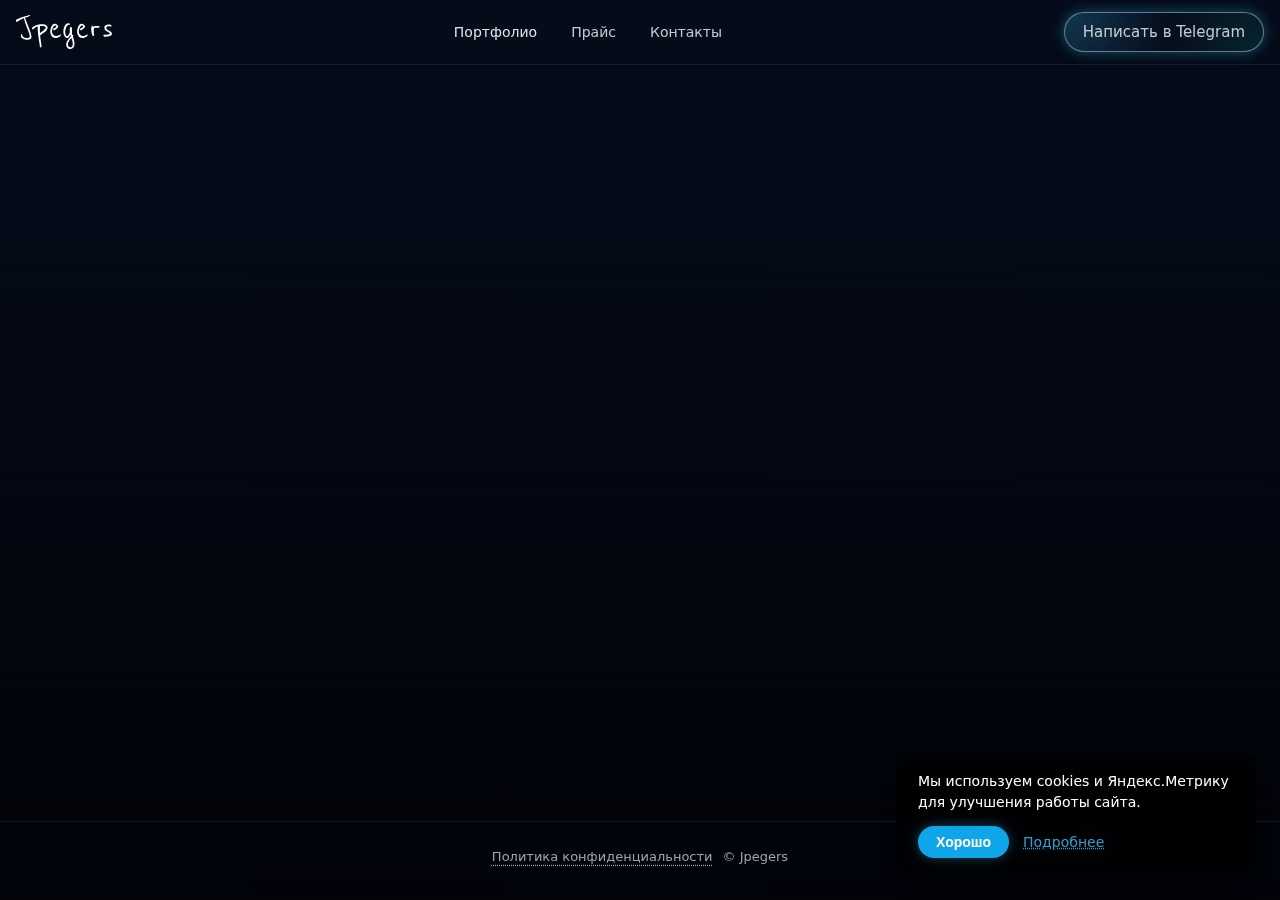
<file: index.html>
<!doctype html>
<html lang="ru" data-theme="default">
<head>
  <meta charset="utf-8">
  <title>Jpegers — портфолио</title>
  <meta name="viewport" content="width=device-width, initial-scale=1">
    <link rel="stylesheet" href="/css/colors.css">
  <link rel="stylesheet" href="/css/base.css">
  <link rel="stylesheet" href="/css/layout.css">
  <link rel="stylesheet" href="/css/components.css">
  <link rel="stylesheet" href="/css/mobile.css">
<link rel="canonical" href="https://jpegers.art/">
  <link rel="preconnect" href="https://pub-3bc4f2b4686e4f2da3620e629a5a1aae.r2.dev" crossorigin>
<!-- Favicon -->
  <!-- Use an absolute path for the favicon so it loads correctly on nested pages -->
  <link rel="icon" href="/assets/favicon.svg">

  <!-- SEO -->
  <meta name="description" content="Портфолио Jpegers — графический дизайн, постеры, визитки, полиграфия.">
  <meta name="keywords" content="дизайн, графический дизайнер, jpegers, постеры, визитки, полиграфия, портфолио">

  <!-- Open Graph -->
  <meta property="og:title" content="Jpegers — портфолио">
  <meta property="og:description" content="Графический дизайнер. Современные работы, постеры, визитки, иллюстрации.">
  <meta property="og:image" content="https://jpegers.art/assets/og.jpg">
  <meta property="og:type" content="website">
  <meta property="og:url" content="https://jpegers.art">

  <!-- Twitter -->
  <meta name="twitter:card" content="summary_large_image">
  <meta name="twitter:title" content="Jpegers — портфолио">
  <meta name="twitter:description" content="Графический дизайнер. Постеры, визитки, стильные проекты.">
  <meta name="twitter:image" content="https://jpegers.art/assets/og.jpg">

  <!-- Yandex.Metrika counter -->
<script type="text/javascript">
    (function(m,e,t,r,i,k,a){
        m[i]=m[i]||function(){(m[i].a=m[i].a||[]).push(arguments)};
        m[i].l=1*new Date();
        for (var j = 0; j < document.scripts.length; j++) {if (document.scripts[j].src === r) { return; }}
        k=e.createElement(t),a=e.getElementsByTagName(t)[0],k.async=1,k.src=r,a.parentNode.insertBefore(k,a)
    })(window, document,'script','https://mc.yandex.ru/metrika/tag.js?id=105973416', 'ym');

    ym(105973416, 'init', {ssr:true, webvisor:true, clickmap:true, ecommerce:"dataLayer", accurateTrackBounce:true, trackLinks:true});
</script>
<noscript><div><img src="https://mc.yandex.ru/watch/105973416" style="position:absolute; left:-9999px;" alt="" /></div></noscript>
<!-- /Yandex.Metrika counter -->

</head>

<body>
  <div id="intro-screen" class="intro-screen">
    <div class="intro-content">
      <img src="/assets/logo_jpegers.svg" alt="Jpegers" class="intro-logo">
      <div class="intro-title">Загружаю лучшие работы…</div>
      <div class="intro-progress"></div>
    </div>
  </div>

    <!-- HEADER -->
  <header class="header-blur">
    <div class="header-content">
      <a href="/" class="logo-link" id="logo-link" aria-label="Jpegers — Портфолио">
        <img src="/assets/logo_jpegers.svg" alt="Jpegers" class="logo">
      </a>
      <nav class="topnav" aria-label="Навигация">
        <a class="topnav__link topnav__link--active" href="/">Портфолио</a>
        <a class="topnav__link" href="/price">Прайс</a>
        <a class="topnav__link" href="/contacts">Контакты</a>
        <!--<a class="topnav__link" href="/rita">Rita</a>-->
      </nav>
      <div class="header-right">
        <a class="contact-link" href="https://t.me/jpegers" target="_blank" rel="noopener">Написать в Telegram</a>
        <button class="burger" type="button" aria-label="Меню"><span></span></button>
      </div>
    </div>
    <div class="mobile-menu">
      <!-- Логотип в мобильном меню -->
      <div class="mobile-logo">
        <a href="/" class="logo-link" aria-label="Jpegers — Портфолио">
          <img src="/assets/logo_jpegers.svg" alt="Jpegers" class="logo">
        </a>
      </div>

      <nav class="mobile-nav">
        <a class="mobile-nav__link topnav__link--active" href="/">Портфолио</a>
        <a class="mobile-nav__link" href="/price">Прайс</a>
        <a class="mobile-nav__link" href="/contacts">Контакты</a>
        <!--<a class="mobile-nav__link" href="/rita">Rita</a>-->
      </nav>
      <div class="mobile-cta">
        <a class="contact-link" href="https://t.me/jpegers" target="_blank" rel="noopener">Написать в Telegram</a>
      </div>
    </div>
  </header>

  <!-- FILTERS -->
  <nav id="filters" class="filters"></nav>

  <!-- GRID -->
  <main>
    <div id="grid" class="grid"></div>
  </main>

    <!-- FOOTER -->
  <footer class="footer">
    <div class="footer__inner">
      <!-- Единый футер: ссылка на политику конфиденциальности и копирайт -->
      <div class="footer__links">
        <a href="/policy" target="_blank" rel="noopener noreferrer">Политика конфиденциальности</a>
      </div>
      <div class="footer__meta">
        <span class="footer__muted">© Jpegers</span>
      </div>
    </div>
  </footer>

  <!-- CASE VIEW (Modal) -->
  <div id="casebox" class="casebox hidden" aria-hidden="true">
    <div id="casebox-overlay" class="casebox__overlay"></div>

    <section class="casebox__panel" role="dialog" aria-modal="true" aria-label="Просмотр проекта">
      <header class="casebox__header">
        <button id="casebox-back-top" class="casebox__back" type="button">
          ← Вернуться назад
        </button>

        <div id="casebox-index" class="casebox__index"></div>
      </header>

      <div class="casebox__body">
        <!-- Media -->
        <div class="casebox__media">
          <img id="casebox-img" class="casebox__img" alt="">
          <video id="casebox-video" class="casebox__video" playsinline muted loop preload="metadata"></video>
          <div class="casebox__loader" id="casebox-loader">
            <div class="casebox__spinner"></div>
          </div>
        </div>

        <!-- Tags -->
        <div id="casebox-tags" class="casebox__tags"></div>

        <!-- Description -->
        <div class="casebox__desc">
          <div id="casebox-text" class="casebox__text"></div>
        </div>

        <!-- Recommendations -->
        <div class="casebox__reco">
          <!-- Переносим CTA блок над похожими работами -->
          <div class="casebox__cta">
            <p class="casebox__cta-text">Нашли похожий проект? Услуги подобного формата можете найти в <a href="/price" class="link-inline">прайсе</a>. Не уверены — подскажу оптимальный вариант.</p>
            <a class="casebox__cta-btn" href="https://t.me/jpegers" target="_blank" rel="noopener">Обсудить задачу</a>
          </div>

          <div class="casebox__reco-title">Похожие работы:</div>
          <div id="reco-grid" class="grid grid--reco"></div>

          <div class="casebox__actions">
            <button id="casebox-back-bottom" class="casebox__back" type="button">← Вернуться назад</button>
          </div>
        </div>
      </div>
    </section>
  </div>

  <script type="module" src="/js/app.js"></script>
  <script src="/js/menu.js"></script>
</body>

<!-- Cookies -->
<script src="/js/cookies.js"></script>
</html>
</file>
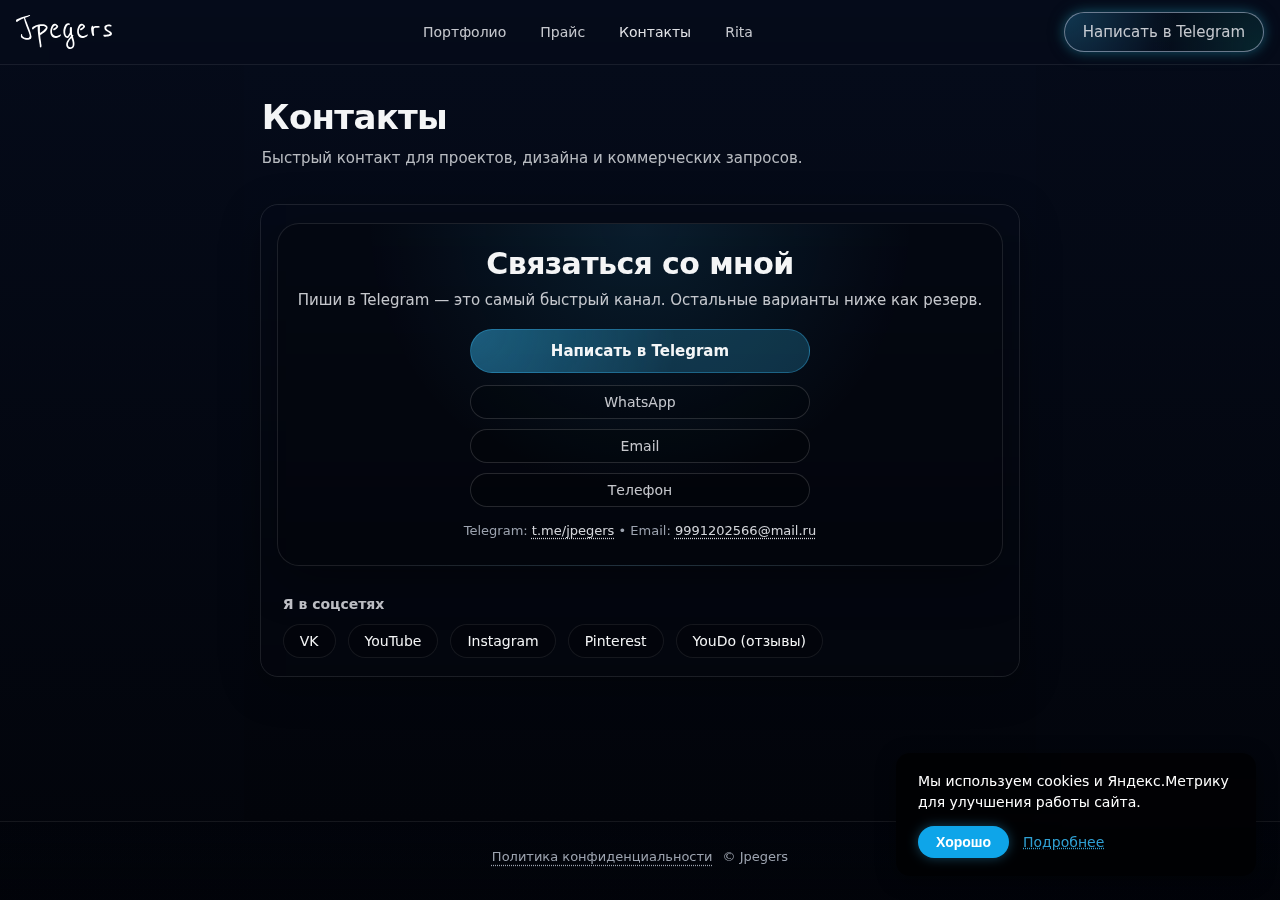
<file: contacts/index.html>
<!doctype html>
<html lang="ru" data-theme="default">
<head>
  <meta charset="utf-8">
  <title>Контакты — Jpegers</title>
  <meta name="viewport" content="width=device-width, initial-scale=1">
    <link rel="stylesheet" href="/css/colors.css">
  <link rel="stylesheet" href="/css/base.css">
  <link rel="stylesheet" href="/css/layout.css">
  <link rel="stylesheet" href="/css/components.css">
  <link rel="stylesheet" href="/css/mobile.css">
<link rel="canonical" href="https://jpegers.art/contacts">
<link rel="icon" href="./assets/favicon.svg">

  <meta name="description" content="Jpegers — дизайн и визуальные проекты.">
  <meta property="og:title" content="Контакты — Jpegers">
  <meta property="og:type" content="website">
  <meta property="og:url" content="https://jpegers.art/contacts">
</head>
<body class="page-body">
  <!-- HEADER -->
  <header class="header-blur">
    <div class="header-content">
      <a href="/" class="logo-link" id="logo-link" aria-label="Jpegers — Портфолио">
        <img src="/assets/logo_jpegers.svg" alt="Jpegers" class="logo">
      </a>
      <nav class="topnav" aria-label="Навигация">
        <a class="topnav__link" href="/">Портфолио</a>
        <a class="topnav__link" href="/price">Прайс</a>
        <a class="topnav__link topnav__link--active" href="/contacts">Контакты</a>
        <a class="topnav__link" href="/rita">Rita</a>
      </nav>
      <div class="header-right">
        <a class="contact-link" href="https://t.me/jpegers" target="_blank" rel="noopener">Написать в Telegram</a>
        <button class="burger" type="button" aria-label="Меню"><span></span></button>
      </div>
    </div>
    <div class="mobile-menu">
      <!-- Логотип в мобильном меню -->
      <div class="mobile-logo">
        <a href="/" class="logo-link" aria-label="Jpegers — Портфолио">
          <img src="/assets/logo_jpegers.svg" alt="Jpegers" class="logo">
        </a>
      </div>

      <nav class="mobile-nav">
        <a class="mobile-nav__link" href="/">Портфолио</a>
        <a class="mobile-nav__link" href="/price">Прайс</a>
        <a class="mobile-nav__link topnav__link--active" href="/contacts">Контакты</a>
        <a class="mobile-nav__link" href="/rita">Rita</a>
      </nav>
      <div class="mobile-cta">
        <a class="contact-link" href="https://t.me/jpegers" target="_blank" rel="noopener">Написать в Telegram</a>
      </div>
    </div>
  </header>

  <main class="page">
    <section class="page-hero">
      <h1 class="page-title">Контакты</h1>
      <p class="page-subtitle">Быстрый контакт для проектов, дизайна и коммерческих запросов.</p>
    </section>

    <section class="page-card">
      <section class="contact-main" aria-label="Основной контакт">
        <h2 class="contact-title">Связаться со мной</h2>
        <p class="contact-subtitle">Пиши в Telegram — это самый быстрый канал. Остальные варианты ниже как резерв.</p>

        <a class="contact-primary" href="https://t.me/jpegers" target="_blank" rel="noopener">
          Написать в Telegram
        </a>

        <div class="contact-secondary" aria-label="Альтернативные каналы связи">
          <a href="https://wa.me/79991202566" target="_blank" rel="noopener">WhatsApp</a>
          <a href="mailto:9991202566@mail.ru">Email</a>
          <a href="tel:+79991202566">Телефон</a>
        </div>

        <div class="contact-note">
          <span class="muted">Telegram:</span>
          <a href="https://t.me/jpegers" target="_blank" rel="noopener">t.me/jpegers</a>
          <span class="muted">•</span>
          <span class="muted">Email:</span>
          <a href="mailto:9991202566@mail.ru">9991202566@mail.ru</a>
        </div>
      </section>

      <section class="contact-trust" aria-label="Присутствие и отзывы">
        <h2 class="trust-title">Я в соцсетях</h2>
        <div class="social-links">
          <a href="https://vk.com/jpegers" target="_blank" rel="noopener">VK</a>
          <a href="https://www.youtube.com/@jpegers" target="_blank" rel="noopener">YouTube</a>
          <a href="https://www.instagram.com/dima.jpegers/" target="_blank" rel="noopener">Instagram</a>
          <a href="https://ru.pinterest.com/jpegers/" target="_blank" rel="noopener">Pinterest</a>
          <a href="https://youdo.com/u8172272" target="_blank" rel="noopener">YouDo (отзывы)</a>
        </div>
      </section>
    </section>
  </main>
  <footer class="footer">
    <div class="footer__inner">
      <!-- Единый футер: ссылка на политику конфиденциальности и копирайт -->
      <div class="footer__links">
        <a href="/policy" target="_blank" rel="noopener noreferrer">Политика конфиденциальности</a>
      </div>
      <div class="footer__meta">
        <span class="footer__muted">© Jpegers</span>
      </div>
    </div>
  </footer>

  <script src="/js/menu.js"></script>
  <script src="/js/cookies.js"></script>

</body>
</html>
</file>
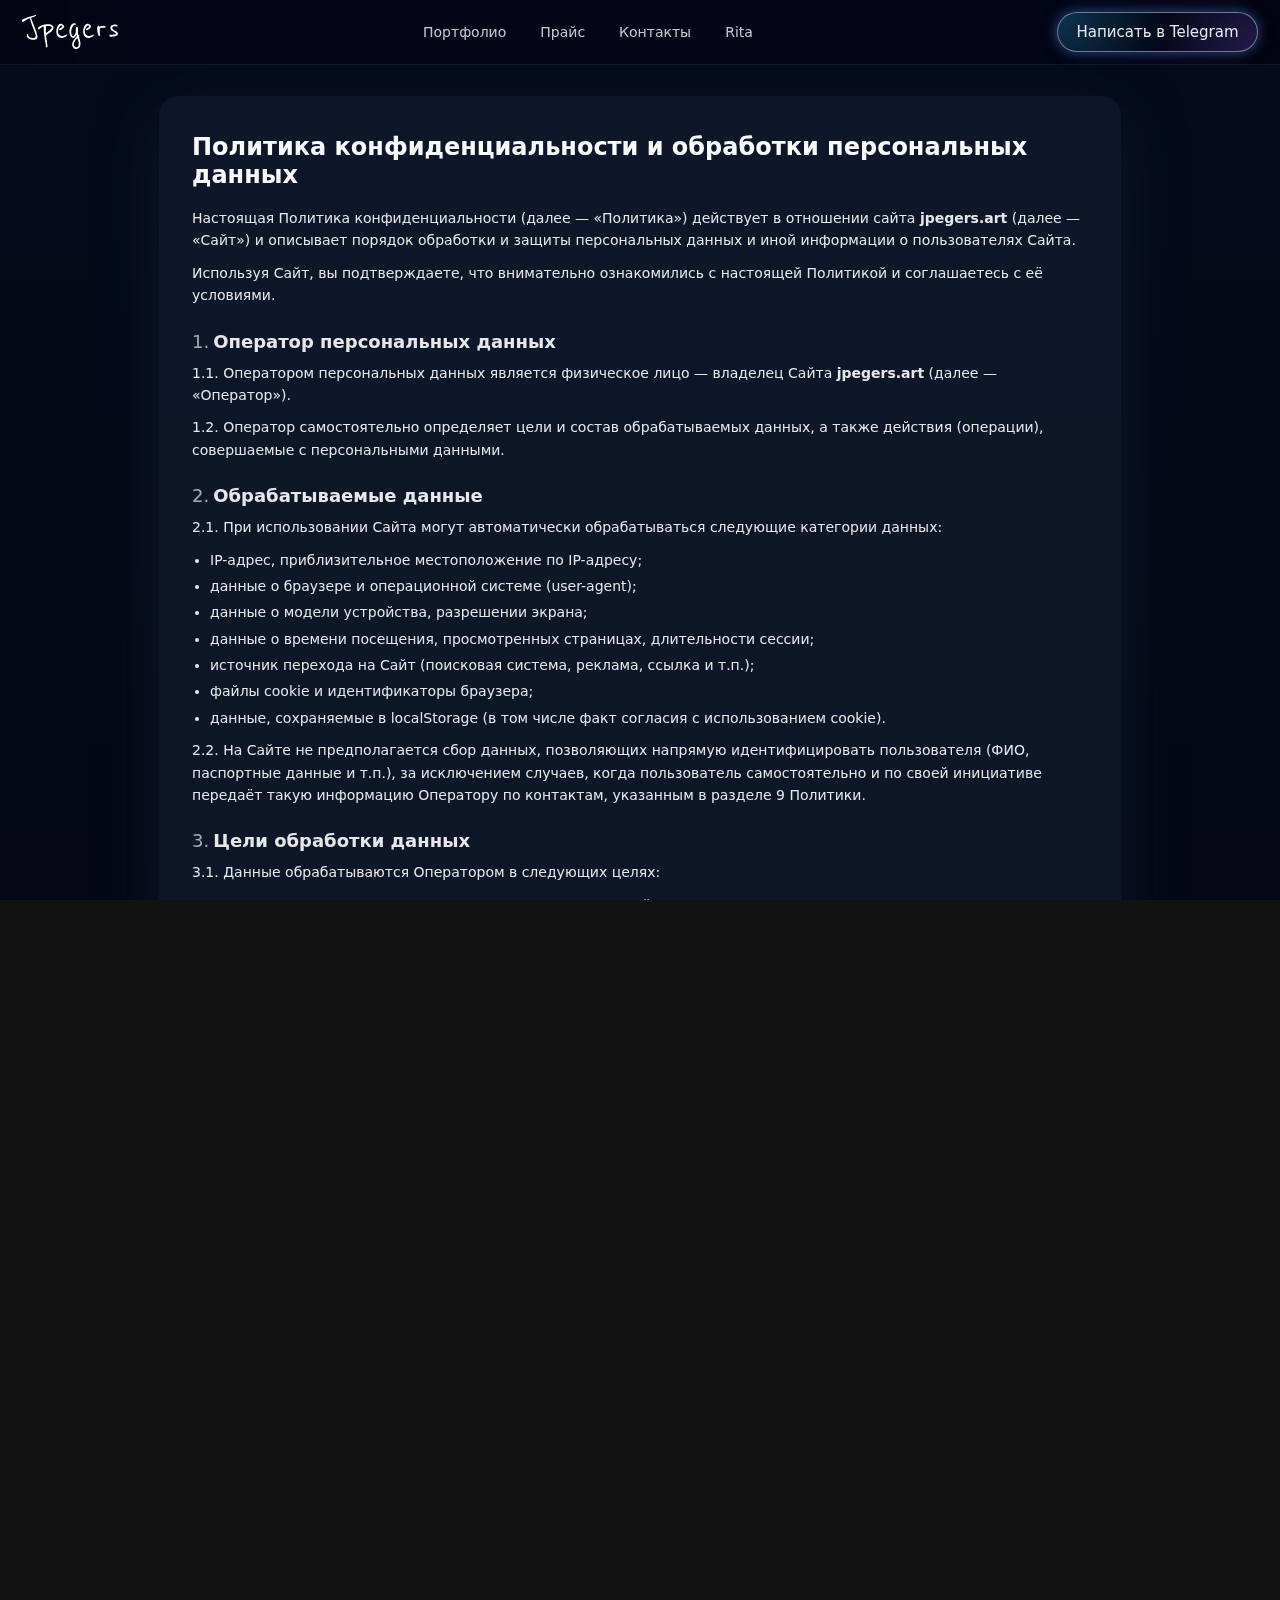
<file: policy/index.html>
<!doctype html>
<html lang="ru" data-theme="default">
<head>
  <meta charset="utf-8">
  <title>Политика конфиденциальности — Jpegers</title>
  <meta name="viewport" content="width=device-width, initial-scale=1">

    <link rel="stylesheet" href="/css/colors.css">
  <link rel="stylesheet" href="/css/base.css">
  <link rel="stylesheet" href="/css/layout.css">
  <link rel="stylesheet" href="/css/components.css">
  <link rel="stylesheet" href="/css/mobile.css">
<meta name="robots" content="noindex,follow">

  <style>
    *,
    *::before,
    *::after {
      box-sizing: border-box;
    }

    :root {
      color-scheme: dark;
    }

    html, body {
      margin: 0;
      padding: 0;
      height: 100%;
      font-family: system-ui, -apple-system, BlinkMacSystemFont, "Segoe UI", sans-serif;
      background: radial-gradient(circle at top, #020617 0, #020617 40%, #000 100%);
      color: #e5e7eb;
    }

    body {
      display: flex;
      flex-direction: column;
      min-height: 100vh;
    }

    /* ===== HEADER (как на главной) ===== */

    .policy-header {
      position: sticky;
      top: 0;
      z-index: 100;

      width: 100%;
      backdrop-filter: blur(18px);
      -webkit-backdrop-filter: blur(18px);

      background: rgba(0, 0, 0, 0.22);
      border-bottom: 1px solid rgba(255,255,255,0.08);

      padding: 12px 0;
    }

    /* Контейнер */
    .header-content {
      max-width: 99%;
      margin: 0 auto;
      padding: 0 16px;

      display: flex;
      justify-content: space-between;
      align-items: center;
    }

    /* Логотип */
    .logo {
      width: 96px;
      height: auto;
      cursor: pointer;
      transition: opacity .15s ease;
    }
    .logo:hover {
      opacity: .8;
    }

    /* Кнопка Телеграм */
    .contact-link {
      font-size: 15px;
      padding: 10px 18px;
      border-radius: 999px;
      border: 1px solid rgba(148,163,184,0.7);
      color: #e5e7eb;
      text-decoration: none;
      font-weight: 500;

      background: radial-gradient(circle at top left,
          rgba(56,189,248,0.25), transparent 55%),
        radial-gradient(circle at bottom right,
          rgba(139,92,246,0.25), transparent 55%);

      box-shadow: 0 0 12px rgba(56,189,248,.28),
                  0 0 18px rgba(139,92,246,.25);

      transition: background .15s, box-shadow .2s, transform .12s;
    }

    .contact-link:hover {
      transform: translateY(-2px);
      box-shadow: 0 0 22px rgba(56,189,248,.45),
                  0 0 30px rgba(139,92,246,.45);
      background: radial-gradient(circle at top left,
          rgba(56,189,248,.45), transparent 55%),
        radial-gradient(circle at bottom right,
          rgba(139,92,246,.45), transparent 55%);
    }

    /* ===== MOBILE адаптив ===== */

    @media (max-width: 640px) {
      .logo {
        width: 72px;
      }

      .contact-link {
        font-size: 12px;
        padding: 8px 14px;
      }
    }

    .page-header {
      padding: 16px 24px;
      border-bottom: 1px solid rgba(148,163,184,0.3);
      background: rgba(15,23,42,0.95);
      backdrop-filter: blur(18px);
      -webkit-backdrop-filter: blur(18px);
    }

    .page-header__inner {
      max-width: 960px;
      margin: 0 auto;
      display: flex;
      align-items: center;
      justify-content: space-between;
      gap: 16px;
    }

    .page-header__logo {
      font-size: 20px;
      font-weight: 600;
      letter-spacing: 0.06em;
      color: #f9fafb;
    }

    .page-header__tag {
      font-size: 12px;
      padding: 4px 10px;
      border-radius: 999px;
      border: 1px solid rgba(148,163,184,0.7);
      color: #e5e7eb;
      background: radial-gradient(circle at top left,
        rgba(56,189,248,0.18), transparent 60%);
    }

    main {
      flex: 1;
      padding: 32px 16px 40px;
    }

    .policy {
      max-width: 960px;
      margin: 0 auto;
      background: rgba(15,23,42,0.96);
      border-radius: 18px;
      padding: 28px 20px 32px;
      box-shadow:
        0 22px 60px rgba(15,23,42,0.9),
        0 0 0 1px rgba(15,23,42,0.9);
    }

    @media (min-width: 768px) {
      .policy {
        padding: 36px 32px 40px;
      }
    }

    h1 {
      font-size: 24px;
      margin: 0 0 18px;
      color: #f9fafb;
    }

    h2 {
      font-size: 18px;
      margin: 24px 0 10px;
      color: #e5e7eb;
    }

    p {
      margin: 0 0 10px;
      line-height: 1.6;
      font-size: 14px;
      color: #e5e7eb;
    }

    ul {
      margin: 0 0 10px 18px;
      padding: 0;
      font-size: 14px;
      line-height: 1.6;
    }

    li + li {
      margin-top: 4px;
    }

    a {
      color: #38bdf8;
      text-decoration: underline;
      text-decoration-style: dotted;
    }

    .policy__note {
      font-size: 13px;
      color: #9ca3af;
      margin-top: 18px;
    }

    .policy__section-number {
      opacity: 0.7;
      font-weight: 500;
      margin-right: 4px;
    }

    .page-footer {
      padding: 18px 16px 24px;
      font-size: 12px;
      color: #9ca3af;
      text-align: center;
    }

    .page-footer__inner {
      max-width: 960px;
      margin: 0 auto;
    }

    .page-footer a {
      color: #9ca3af;
      text-decoration: underline dotted;
    }
  </style>
</head>

<body>
  <header class="header-blur">
    <div class="header-content">
      <a href="/" class="logo-link" id="logo-link" aria-label="Jpegers — Портфолио">
        <img src="/assets/logo_jpegers.svg" alt="Jpegers" class="logo">
      </a>
      <nav class="topnav" aria-label="Навигация">
        <a class="topnav__link" href="/">Портфолио</a>
        <a class="topnav__link" href="/price">Прайс</a>
        <a class="topnav__link" href="/contacts">Контакты</a>
        <a class="topnav__link" href="/rita">Rita</a>
      </nav>
      <div class="header-right">
        <a class="contact-link" href="https://t.me/jpegers" target="_blank" rel="noopener">Написать в Telegram</a>
        <button class="burger" type="button" aria-label="Меню"><span></span></button>
      </div>
    </div>
    <div class="mobile-menu">
      <!-- Логотип в мобильном меню -->
      <div class="mobile-logo">
        <a href="/" class="logo-link" aria-label="Jpegers — Портфолио">
          <img src="/assets/logo_jpegers.svg" alt="Jpegers" class="logo">
        </a>
      </div>

      <nav class="mobile-nav">
        <a class="mobile-nav__link" href="/">Портфолио</a>
        <a class="mobile-nav__link" href="/price">Прайс</a>
        <a class="mobile-nav__link" href="/contacts">Контакты</a>
        <a class="mobile-nav__link" href="/rita">Rita</a>
      </nav>
      <div class="mobile-cta">
        <a class="contact-link" href="https://t.me/jpegers" target="_blank" rel="noopener">Написать в Telegram</a>
      </div>
    </div>
  </header>

  <main>
    <article class="policy">
      <h1>Политика конфиденциальности и обработки персональных данных</h1>

      <p>
        Настоящая Политика конфиденциальности (далее&nbsp;— «Политика») действует в отношении сайта
        <strong>jpegers.art</strong> (далее&nbsp;— «Сайт») и описывает порядок обработки и защиты
        персональных данных и иной информации о пользователях Сайта.
      </p>

      <p>
        Используя Сайт, вы подтверждаете, что внимательно ознакомились с настоящей Политикой и
        соглашаетесь с её условиями.
      </p>

      <h2><span class="policy__section-number">1.</span>Оператор персональных данных</h2>

      <p>
        1.1. Оператором персональных данных является физическое лицо&nbsp;— владелец Сайта
        <strong>jpegers.art</strong> (далее&nbsp;— «Оператор»).
      </p>
      <p>
        1.2. Оператор самостоятельно определяет цели и состав обрабатываемых данных,
        а также действия (операции), совершаемые с персональными данными.
      </p>

      <h2><span class="policy__section-number">2.</span>Обрабатываемые данные</h2>

      <p>
        2.1. При использовании Сайта могут автоматически обрабатываться следующие категории данных:
      </p>
      <ul>
        <li>IP-адрес, приблизительное местоположение по IP-адресу;</li>
        <li>данные о браузере и операционной системе (user-agent);</li>
        <li>данные о модели устройства, разрешении экрана;</li>
        <li>данные о времени посещения, просмотренных страницах, длительности сессии;</li>
        <li>источник перехода на Сайт (поисковая система, реклама, ссылка и т.п.);</li>
        <li>файлы cookie и идентификаторы браузера;</li>
        <li>данные, сохраняемые в localStorage (в том числе факт согласия с использованием cookie).</li>
      </ul>

      <p>
        2.2. На Сайте не предполагается сбор данных, позволяющих напрямую идентифицировать
        пользователя (ФИО, паспортные данные и т.п.), за исключением случаев, когда пользователь
        самостоятельно и по своей инициативе передаёт такую информацию Оператору по контактам,
        указанным в разделе 9 Политики.
      </p>

      <h2><span class="policy__section-number">3.</span>Цели обработки данных</h2>

      <p>3.1. Данные обрабатываются Оператором в следующих целях:</p>
      <ul>
        <li>анализ посещаемости и улучшение качества контента Сайта;</li>
        <li>обеспечение корректной работы Сайта на различных устройствах и в различных браузерах;</li>
        <li>повышение удобства использования интерфейса;</li>
        <li>обеспечение безопасности и предотвращение злоупотреблений;</li>
        <li>ведение статистики использования Сайта.</li>
      </ul>

      <h2><span class="policy__section-number">4.</span>Правовые основания обработки</h2>

      <p>
        4.1. Обработка данных осуществляется на основании:
      </p>
      <ul>
        <li>Федерального закона РФ №&nbsp;152-ФЗ «О персональных данных»;</li>
        <li>Федерального закона РФ №&nbsp;149-ФЗ «Об информации, информационных технологиях и о защите информации»;</li>
        <li>согласия пользователя, выраженного через продолжение использования Сайта после ознакомления с настоящей Политикой и баннером об использовании cookie;</li>
        <li>законных интересов Оператора по анализу и улучшению работы Сайта.</li>
      </ul>

      <h2><span class="policy__section-number">5.</span>Файлы cookie и локальное хранилище</h2>

      <p>
        5.1. На Сайте используются файлы <strong>cookie</strong>, а также технологии локального хранилища
        браузера (<strong>localStorage</strong>) для:
      </p>
      <ul>
        <li>сохранения факта согласия с использованием cookie (технический ключ <code>cookieConsent</code>);</li>
        <li>корректной работы баннера уведомления о cookie;</li>
        <li>аналитики посещаемости с помощью систем веб-аналитики.</li>
      </ul>

      <p>
        5.2. Пользователь может ограничить или отключить использование cookie в настройках браузера.
        Это может повлиять на корректность работы отдельных функций Сайта.
      </p>

      <p>
        5.3. На Сайте реализовано визуальное уведомление о использовании cookie. Продолжая
        пользоваться Сайтом после отображения баннера, пользователь считается выразившим согласие
        с условиями Политики и использованием cookie в указанных выше целях.
      </p>

      <h2><span class="policy__section-number">6.</span>Системы веб-аналитики</h2>

      <p>
        6.1. Для анализа посещаемости и улучшения Сайта используется система веб-аналитики
        <strong>Яндекс.Метрика</strong>.
      </p>

      <p>6.2. Яндекс.Метрика может собирать и обрабатывать в обезличенном виде:</p>
      <ul>
        <li>данные об устройствах и браузерах пользователей;</li>
        <li>данные о поведении на страницах Сайта (просмотры, клики, прокрутки и т.п.);</li>
        <li>техническую информацию по работе Сайта.</li>
      </ul>

      <p>
        6.3. Подробные условия обработки данных Яндексом размещены в документах:
        <br>
        «Политика конфиденциальности Яндекса» —
        <a href="https://yandex.ru/legal/confidential/" target="_blank" rel="noopener noreferrer">
          https://yandex.ru/legal/confidential/
        </a>
        и «Условия использования сервиса Яндекс.Метрика».
      </p>

      <p>
        6.4. Продолжая использование Сайта, пользователь соглашается на обработку своих данных
        Яндексом в рамках указанных документов.
      </p>

      <h2><span class="policy__section-number">7.</span>Передача данных третьим лицам</h2>

      <p>
        7.1. Оператор не продаёт и не передаёт персональные данные третьим лицам, за исключением:
      </p>
      <ul>
        <li>поставщиков технической инфраструктуры (хостинг-провайдеры, CDN-сервисы);</li>
        <li>поставщиков аналитических сервисов (Яндекс.Метрика);</li>
        <li>случаев, прямо предусмотренных действующим законодательством РФ.</li>
      </ul>

      <p>
        7.2. Все такие третьи лица обрабатывают данные на основании договоров и собственных
        политик конфиденциальности.
      </p>

      <h2><span class="policy__section-number">8.</span>Права пользователя</h2>

      <p>
        8.1. Пользователь имеет право:
      </p>
      <ul>
        <li>получать информацию об обработке своих персональных данных Оператором;</li>
        <li>требовать уточнения, блокирования или уничтожения своих персональных данных в случаях, предусмотренных законом;</li>
        <li>отозвать своё согласие на обработку персональных данных;</li>
        <li>обращаться с жалобой в уполномоченный орган по защите прав субъектов персональных данных.</li>
      </ul>

      <p>
        8.2. Для реализации своих прав пользователь может связаться с Оператором по контактам,
        указанным в разделе 9 Политики.
      </p>

      <h2><span class="policy__section-number">9.</span>Контакты Оператора</h2>

      <p>
        9.1. По вопросам, связанным с обработкой персональных данных и применением настоящей
        Политики, пользователь может обратиться к Оператору по электронной почте:
        <br>
        <strong>dmitriy@jpegers.ru</strong>
        <!-- ЗАМЕНИ на актуальный email -->
      </p>

      <h2><span class="policy__section-number">10.</span>Срок действия и обновление Политики</h2>

      <p>
        10.1. Настоящая Политика действует бессрочно до её замены новой версией.
      </p>
      <p>
        10.2. Оператор вправе обновлять Политику в одностороннем порядке.
        Актуальная версия всегда доступна по адресу:
        <br>
        <strong>https://jpegers.art/policy</strong> (при размещении на продакшене).
      </p>
    </article>
  </main>

  <footer class="footer">
    <div class="footer__inner">
      <!-- Единый футер: ссылка на политику конфиденциальности и копирайт -->
      <div class="footer__links">
        <a href="/policy" target="_blank" rel="noopener noreferrer">Политика конфиденциальности</a>
      </div>
      <div class="footer__meta">
        <span class="footer__muted">© Jpegers</span>
      </div>
    </div>
  </footer>

  <script>
    // Автоматически подставляем текущий год в футер
    (function () {
      var el = document.getElementById("policy-year");
      if (el) {
        el.textContent = new Date().getFullYear();
      }
    })();
  </script>
  <!-- burger menu script -->
  <script src="/js/menu.js"></script>
</body>
</html>
</file>
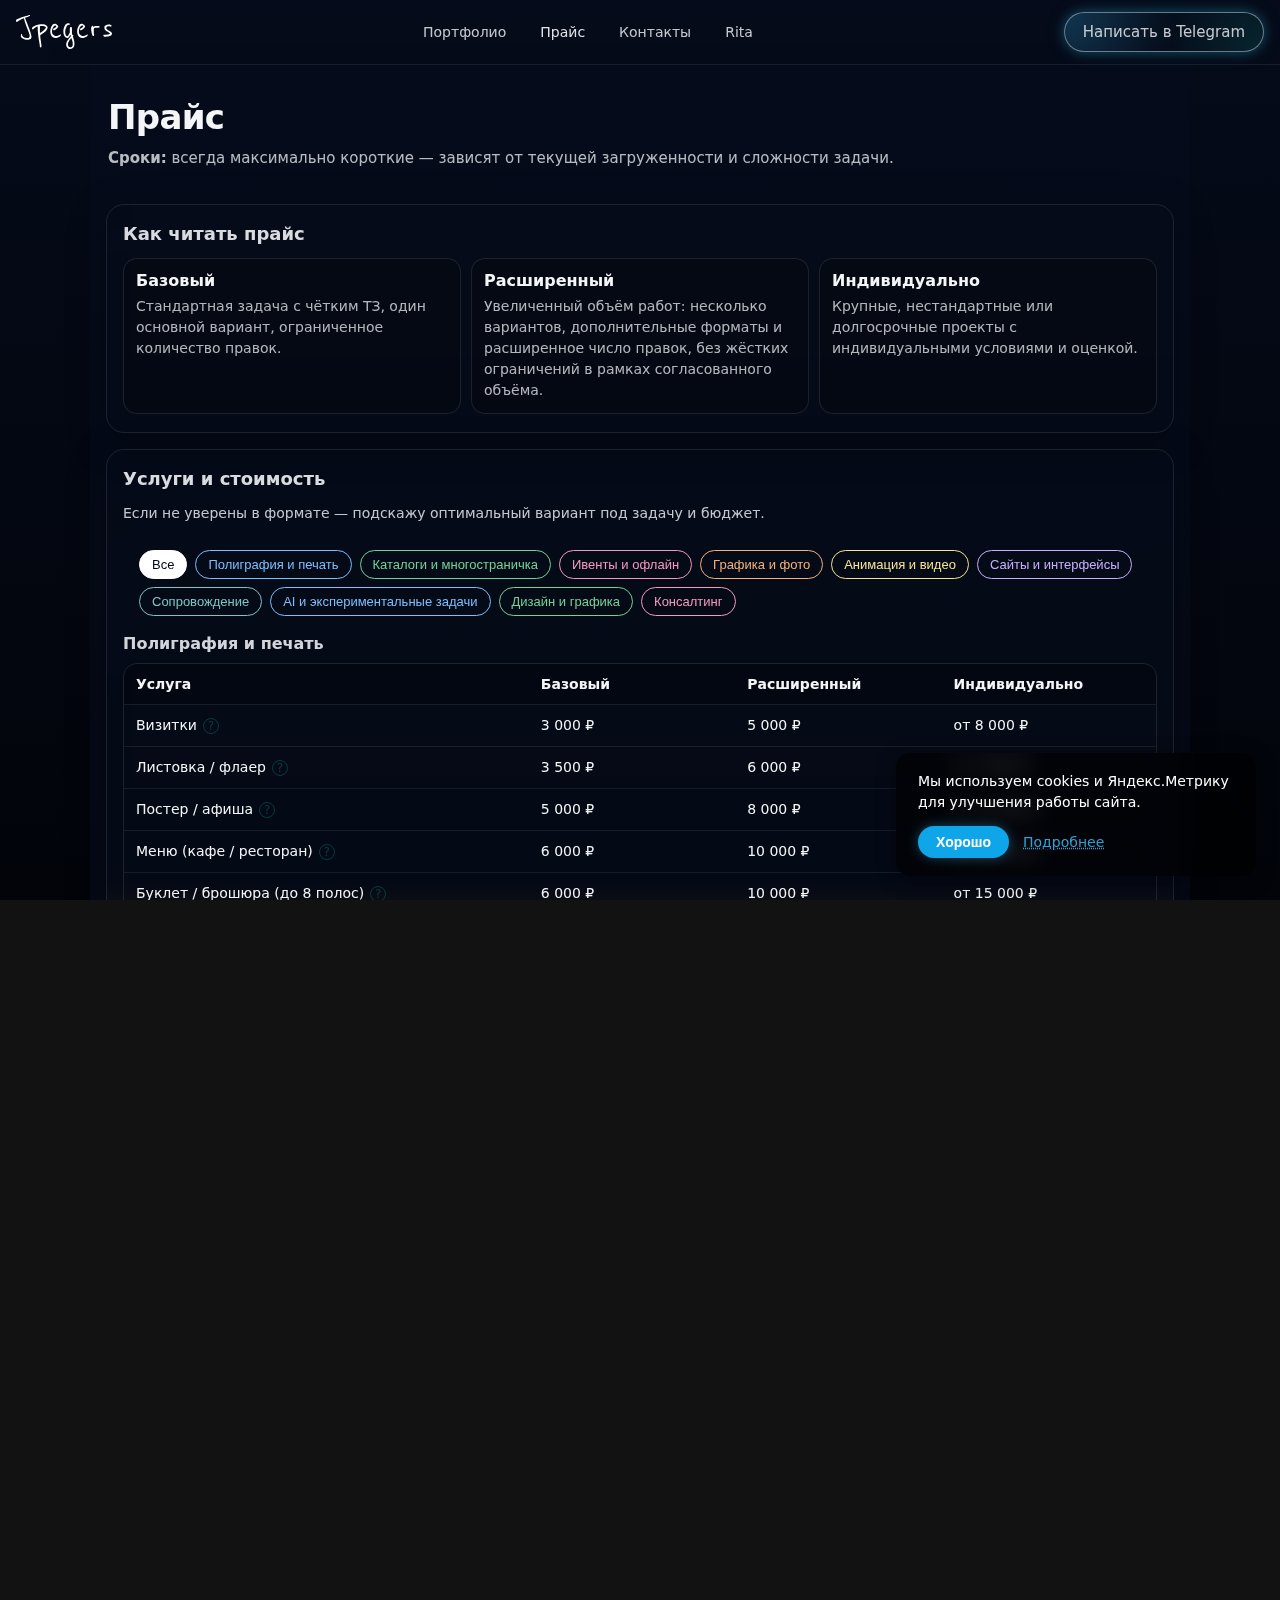
<file: price/index.html>
<!doctype html>
<html lang="ru" data-theme="default">
<head>
  <meta charset="utf-8">
  <title>Прайс — Jpegers</title>
  <meta name="viewport" content="width=device-width, initial-scale=1">
    <link rel="stylesheet" href="/css/colors.css">
  <link rel="stylesheet" href="/css/base.css">
  <link rel="stylesheet" href="/css/layout.css">
  <link rel="stylesheet" href="/css/components.css">
  <link rel="stylesheet" href="/css/mobile.css">
<link rel="canonical" href="https://jpegers.art/price">
<link rel="icon" href="/assets/favicon.svg">

  <meta name="description" content="Jpegers — дизайн и визуальные проекты.">
  <meta property="og:title" content="Прайс — Jpegers">
  <meta property="og:type" content="website">
  <meta property="og:url" content="https://jpegers.art/price">
</head>
<body class="page-body">
  <!-- HEADER -->
  <header class="header-blur">
    <div class="header-content">
      <a href="/" class="logo-link" id="logo-link" aria-label="Jpegers — Портфолио">
        <img src="/assets/logo_jpegers.svg" alt="Jpegers" class="logo">
      </a>
      <nav class="topnav" aria-label="Навигация">
        <a class="topnav__link" href="/">Портфолио</a>
        <a class="topnav__link topnav__link--active" href="/price">Прайс</a>
        <a class="topnav__link" href="/contacts">Контакты</a>
        <a class="topnav__link" href="/rita">Rita</a>
      </nav>
      <div class="header-right">
        <a class="contact-link" href="https://t.me/jpegers" target="_blank" rel="noopener">Написать в Telegram</a>
        <button class="burger" type="button" aria-label="Меню"><span></span></button>
      </div>
    </div>
    <div class="mobile-menu">
      <!-- Логотип в мобильном меню -->
      <div class="mobile-logo">
        <a href="/" class="logo-link" aria-label="Jpegers — Портфолио">
          <img src="/assets/logo_jpegers.svg" alt="Jpegers" class="logo">
        </a>
      </div>

      <nav class="mobile-nav">
        <a class="mobile-nav__link" href="/">Портфолио</a>
        <a class="mobile-nav__link topnav__link--active" href="/price">Прайс</a>
        <a class="mobile-nav__link" href="/contacts">Контакты</a>
        <a class="mobile-nav__link" href="/rita">Rita</a>
      </nav>
      <div class="mobile-cta">
        <a class="contact-link" href="https://t.me/jpegers" target="_blank" rel="noopener">Написать в Telegram</a>
      </div>
    </div>
  </header>

  <main class="page">
    <section class="page-hero">
      <h1 class="page-title">Прайс</h1>
      <p class="page-subtitle"><strong>Сроки:</strong> всегда максимально короткие — зависят от текущей загруженности и сложности задачи.</p>
    </section>

    <section class="page-card">
      <h2 class="page-h2">Как читать прайс</h2>
      <div class="note-grid">
        <div class="note">
          <div class="note__title">Базовый</div>
          <div class="note__text">Стандартная задача с чётким ТЗ, один основной вариант, ограниченное количество правок.</div>
        </div>
        <div class="note">
          <div class="note__title">Расширенный</div>
          <div class="note__text">Увеличенный объём работ: несколько вариантов, дополнительные форматы и расширенное число правок, без жёстких ограничений в рамках согласованного объёма.</div>
        </div>
        <div class="note">
          <div class="note__title">Индивидуально</div>
          <div class="note__text">Крупные, нестандартные или долгосрочные проекты с индивидуальными условиями и оценкой.</div>
        </div>
      </div>
    </section>

    <section class="page-card">
      <h2 class="page-h2">Услуги и стоимость</h2>
      <!-- Продающая подпись над прайсом -->
      <p class="price-note">Если не уверены в формате — подскажу оптимальный вариант под задачу и бюджет.</p>
      <!-- Фильтр категорий: позволяет выбирать группы услуг -->
      <nav id="price-filters" class="filters"></nav>
      <!-- Контейнер для динамически сгенерированных групп цен -->
      <div id="price-groups"></div>

      <div class="price-group" data-category="poly">
        <h3 class="page-h3">Полиграфия и печать</h3>
        <div class="table-wrap">
          <table class="price-table">
            <thead>
              <tr>
                <th>Услуга</th>
                <th>Базовый</th>
                <th>Расширенный</th>
                <th>Индивидуально</th>
              </tr>
            </thead>
            <tbody>
              <tr><td>Визитки</td><td>3 000 ₽</td><td>5 000 ₽</td><td>от 8 000 ₽</td></tr>
              <tr><td>Листовки / флаеры</td><td>4 000 ₽</td><td>6 000 ₽</td><td>от 10 000 ₽</td></tr>
              <tr><td>Постеры / афиши</td><td>5 000 ₽</td><td>8 000 ₽</td><td>от 15 000 ₽</td></tr>
              <tr><td>Наклейки / стикеры</td><td>4 000 ₽</td><td>7 000 ₽</td><td>от 12 000 ₽</td></tr>
              <tr><td>Упаковка / пакеты</td><td>6 000 ₽</td><td>10 000 ₽</td><td>от 20 000 ₽</td></tr>
              <tr><td>Каталоги / брошюры</td><td>8 000 ₽</td><td>15 000 ₽</td><td>от 30 000 ₽</td></tr>
              <tr><td>Газеты</td><td>10 000 ₽</td><td>18 000 ₽</td><td>от 35 000 ₽</td></tr>
              <tr><td>Журналы</td><td>12 000 ₽</td><td>20 000 ₽</td><td>от 40 000 ₽</td></tr>
              <tr><td>Книги</td><td>15 000 ₽</td><td>30 000 ₽</td><td>от 60 000 ₽</td></tr>
              <tr><td>Подготовка к печати</td><td>2 000 ₽</td><td>4 000 ₽</td><td>от 7 000 ₽</td></tr>
            </tbody>
          </table>
        </div>
      </div>

      <div class="price-group" data-category="design">
        <h3 class="page-h3">Графический дизайн</h3>
        <div class="table-wrap">
          <table class="price-table">
            <thead>
              <tr>
                <th>Услуга</th><th>Базовый</th><th>Расширенный</th><th>Индивидуально</th>
              </tr>
            </thead>
            <tbody>
              <tr><td>Графический дизайн (задача)</td><td>4 000 ₽</td><td>7 000 ₽</td><td>от 12 000 ₽</td></tr>
              <tr><td>Редизайн</td><td>6 000 ₽</td><td>10 000 ₽</td><td>от 20 000 ₽</td></tr>
              <tr><td>Баннеры</td><td>3 000 ₽</td><td>5 000 ₽</td><td>от 9 000 ₽</td></tr>
              <tr><td>Обложки (соцсети / проекты)</td><td>4 000 ₽</td><td>7 000 ₽</td><td>от 12 000 ₽</td></tr>
              <tr><td>Key visual</td><td>8 000 ₽</td><td>15 000 ₽</td><td>от 30 000 ₽</td></tr>
            </tbody>
          </table>
        </div>
      </div>

      <div class="price-group" data-category="images">
        <h3 class="page-h3">Работа с изображениями</h3>
        <div class="table-wrap">
          <table class="price-table">
            <thead>
              <tr>
                <th>Услуга</th><th>Базовый</th><th>Расширенный</th><th>Индивидуально</th>
              </tr>
            </thead>
            <tbody>
              <tr><td>Ретушь</td><td>2 000 ₽</td><td>4 000 ₽</td><td>от 7 000 ₽</td></tr>
              <tr><td>Цветокоррекция</td><td>2 000 ₽</td><td>4 000 ₽</td><td>от 6 000 ₽</td></tr>
              <tr><td>Удаление фона</td><td>1 500 ₽</td><td>3 000 ₽</td><td>от 5 000 ₽</td></tr>
              <tr><td>Восстановление фото</td><td>3 000 ₽</td><td>6 000 ₽</td><td>от 10 000 ₽</td></tr>
              <tr><td>Подготовка изображений (web / print)</td><td>2 000 ₽</td><td>4 000 ₽</td><td>от 6 000 ₽</td></tr>
            </tbody>
          </table>
        </div>
      </div>

      <div class="price-group" data-category="layout">
        <h3 class="page-h3">Верстка и издания</h3>
        <div class="table-wrap">
          <table class="price-table">
            <thead>
              <tr>
                <th>Услуга</th><th>Базовый</th><th>Расширенный</th><th>Индивидуально</th>
              </tr>
            </thead>
            <tbody>
              <tr><td>Верстка книг</td><td>10 000 ₽</td><td>20 000 ₽</td><td>от 40 000 ₽</td></tr>
              <tr><td>Верстка журналов</td><td>12 000 ₽</td><td>22 000 ₽</td><td>от 45 000 ₽</td></tr>
              <tr><td>Верстка газет</td><td>10 000 ₽</td><td>18 000 ₽</td><td>от 35 000 ₽</td></tr>
              <tr><td>PDF для печати</td><td>3 000 ₽</td><td>6 000 ₽</td><td>от 10 000 ₽</td></tr>
              <tr><td>PDF digital / интерактив</td><td>4 000 ₽</td><td>8 000 ₽</td><td>от 15 000 ₽</td></tr>
            </tbody>
          </table>
        </div>
      </div>

      <div class="price-group" data-category="ai">
        <h3 class="page-h3">AI и экспериментальные задачи</h3>
        <div class="table-wrap">
          <table class="price-table">
            <thead>
              <tr>
                <th>Услуга</th><th>Базовый</th><th>Расширенный</th><th>Индивидуально</th>
              </tr>
            </thead>
            <tbody>
              <tr><td>AI-генерация изображений</td><td>3 000 ₽</td><td>6 000 ₽</td><td>от 12 000 ₽</td></tr>
              <tr><td>AI-визуал для брендов</td><td>6 000 ₽</td><td>12 000 ₽</td><td>от 25 000 ₽</td></tr>
              <tr><td>AI-доработка изображений</td><td>3 000 ₽</td><td>6 000 ₽</td><td>от 10 000 ₽</td></tr>
              <tr><td>Экспериментальные проекты</td><td>5 000 ₽</td><td>10 000 ₽</td><td>от 20 000 ₽</td></tr>
            </tbody>
          </table>
        </div>
      </div>

      <div class="page-footnote">
        <p>Цены указаны ориентировочно и могут меняться в зависимости от ТЗ и объёма работ. Стоимость не включает печать и услуги типографии. Финальная цена подтверждается перед стартом.</p>
      </div>
    </section>

  </main>
  <footer class="footer">
    <div class="footer__inner">
      <!-- Единый футер: ссылка на политику конфиденциальности и копирайт -->
      <div class="footer__links">
        <a href="/policy" target="_blank" rel="noopener noreferrer">Политика конфиденциальности</a>
      </div>
      <div class="footer__meta">
        <span class="footer__muted">© Jpegers</span>
      </div>
    </div>
  </footer>

  <script src="/js/menu.js"></script>
    <script>
    // Логика фильтрации на странице прайса
    document.addEventListener('DOMContentLoaded', function() {
      // Disable original filtering logic since we rebuild it dynamically.
      return;
      const filtersEl = document.getElementById('price-filters');
      if (!filtersEl) return;
      const priceGroups = Array.from(document.querySelectorAll('.price-group'));
      /*
       * Автоматическое создание фильтров на основе данных из CSV.
       * Загружает внешний CSV-файл с описанием услуг и формирует список категорий.
       * Если загрузка не удалась, извлекает названия категорий из DOM (заголовки групп).
       * Для каждой категории создаётся кнопка-фильтр. Кнопка "Все" отображает все группы.
       */
      async function buildFilters() {
        let categoryLabels = [];
        try {
          // Загружаем CSV-файл. В нём первая колонка — название раздела.
          const resp = await fetch('https://pub-3bc4f2b4686e4f2da3620e629a5a1aae.r2.dev/price.csv');
          if (!resp.ok) throw new Error('CSV load failed');
          const text = await resp.text();
          const lines = text.trim().split(/\r?\n/);
          for (let i = 0; i < lines.length; i++) {
            const row = lines[i].split(';');
            // Пустая строка или слишком короткая
            if (!row || !row[0]) continue;
            const cell = row[0].trim();
            // Пропускаем служебные строки с заголовками на русском или английском
            const low = cell.toLowerCase();
            if (low === 'section' || cell === 'Раздел' || cell.startsWith('section') || cell.startsWith('﻿section')) {
              continue;
            }
            if (cell && !categoryLabels.includes(cell)) {
              categoryLabels.push(cell);
            }
          }
        } catch (err) {
          // В случае ошибки извлекаем названия категорий из DOM
          categoryLabels = priceGroups
            .map(gr => gr.querySelector('h3')?.textContent.trim())
            .filter(Boolean);
        }
        // Добавляем фильтр "Все" в начало
        categoryLabels = ['Все', ...categoryLabels];
        // Создаём кнопки для каждой категории
        categoryLabels.forEach((label, idx) => {
          const btn = document.createElement('button');
          btn.className = 'filter-btn';
          if (idx === 0) {
            // Специальный стиль для фильтра "Все"
            btn.classList.add('filter-btn--all');
          } else {
            // Цветные теги для каждой категории, циклически перебираем цвета
            btn.classList.add('filter-btn--color');
            // Ограничиваем количество цветов до 7 (0–6), остальные повторяют цикл
            btn.dataset.colorIndex = (idx - 1) % 7;
          }
          btn.dataset.label = label;
          btn.textContent = label;
          btn.addEventListener('click', () => {
            // Переключаем видимость групп по названию заголовка
            priceGroups.forEach(group => {
              const heading = group.querySelector('h3')?.textContent.trim();
              if (label === 'Все' || heading === label) {
                group.style.display = '';
              } else {
                group.style.display = 'none';
              }
            });
            // Подсветка активной кнопки
            filtersEl.querySelectorAll('.filter-btn').forEach(b => {
              b.classList.toggle('filter-btn--active', b.dataset.label === label);
            });
          });
          filtersEl.appendChild(btn);
        });
        // Устанавливаем начальное активное состояние на первую кнопку ("Все")
        const firstBtn = filtersEl.querySelector('.filter-btn');
        if (firstBtn) firstBtn.classList.add('filter-btn--active');
      }
      // Инициализируем создание фильтров
      buildFilters();
    });
  </script>
  <script src="/js/cookies.js"></script>
  <!-- Dynamically build the price groups and filters from the local CSV -->
  <script>
    document.addEventListener('DOMContentLoaded', async function() {
      const filtersEl = document.getElementById('price-filters');
      const container = document.getElementById('price-groups');
      if (!filtersEl || !container) return;
      // Hide any existing hard‑coded groups
      document.querySelectorAll('.price-group:not([data-dynamic])').forEach(g => {
        g.style.display = 'none';
      });
      const groups = {};
      try {
        const resp = await fetch('/price/data.csv');
        const text = await resp.text();
        const lines = text.trim().split(/\r?\n/);
        for (let i = 0; i < lines.length; i++) {
          const parts = lines[i].split(';');
          if (!parts || parts.length < 5) continue;
          let section = parts[0].trim();
          // Skip header rows and empty sections
          if (!section || /^(section|раздел)$/i.test(section) || section.startsWith('﻿section')) continue;
          const service = (parts[1] || '').trim();
          if (!service || /^(услуга|service)$/i.test(service)) continue;
          const baseVal = (parts[2] || '').trim();
          const extVal  = (parts[3] || '').trim();
          const indVal  = (parts[4] || '').trim();
          const comment = (parts[5] || '').trim();
          if (!groups[section]) groups[section] = [];
          groups[section].push({ service, base: baseVal, extended: extVal, individual: indVal, comment });
        }
      } catch (err) {
        console.error('Failed to load data.csv', err);
      }
      function formatPrice(val) {
        if (!val) return '';
        val = val.trim();
        let prefix = '';
        let numStr = val;
        if (/^от/i.test(val)) {
          prefix = 'от ';
          numStr = val.replace(/^от\s*/i, '');
        }
        const digits = numStr.replace(/\s+/g, '');
        if (!/^\d+$/.test(digits)) {
          return val;
        }
        const formatted = digits.replace(/(\d)(?=(\d{3})+(?!\d))/g, '$1 ') + ' ₽';
        return prefix + formatted;
      }
      const sections = Object.keys(groups);
      sections.forEach(section => {
        const groupDiv = document.createElement('div');
        groupDiv.className = 'price-group';
        groupDiv.dataset.dynamic = 'true';
        const h3 = document.createElement('h3');
        h3.className = 'page-h3';
        h3.textContent = section;
        groupDiv.appendChild(h3);
        const wrap = document.createElement('div');
        wrap.className = 'table-wrap';
        const table = document.createElement('table');
        table.className = 'price-table';
        const thead = document.createElement('thead');
        thead.innerHTML = '<tr><th>Услуга</th><th>Базовый</th><th>Расширенный</th><th>Индивидуально</th></tr>';
        table.appendChild(thead);
        const tbody = document.createElement('tbody');
        (groups[section] || []).forEach(row => {
          const tr = document.createElement('tr');
          const td0 = document.createElement('td');
          // Вставляем название услуги и иконку с подсказкой
          const nameSpan = document.createElement('span');
          nameSpan.textContent = row.service;
          td0.appendChild(nameSpan);
          if (row.comment) {
            const icon = document.createElement('span');
            icon.className = 'info-icon';
            icon.textContent = '?';
            /*
              Подсказка теперь отображает комментарий полностью без
              добавления префикса. Комментарии в CSV должны быть
              составлены в свободной форме, чтобы звучать естественно.
            */
            icon.dataset.tip = row.comment;
            td0.appendChild(icon);
          }
          const td1 = document.createElement('td');
          td1.textContent = formatPrice(row.base);
          const td2 = document.createElement('td');
          td2.textContent = formatPrice(row.extended);
          const td3 = document.createElement('td');
          td3.textContent = formatPrice(row.individual);
          tr.appendChild(td0);
          tr.appendChild(td1);
          tr.appendChild(td2);
          tr.appendChild(td3);
          tbody.appendChild(tr);
        });
        table.appendChild(tbody);
        wrap.appendChild(table);
        groupDiv.appendChild(wrap);
        container.appendChild(groupDiv);
      });
      const labels = ['Все', ...sections];
      labels.forEach((label, idx) => {
        const btn = document.createElement('button');
        btn.className = 'filter-btn';
        if (idx === 0) {
          btn.classList.add('filter-btn--all');
        } else {
          btn.classList.add('filter-btn--color');
          btn.dataset.colorIndex = (idx - 1) % 7;
        }
        btn.dataset.label = label;
        btn.textContent = label;
        btn.addEventListener('click', () => {
          const groupsEls = container.querySelectorAll('.price-group[data-dynamic]');
          groupsEls.forEach(group => {
            const heading = group.querySelector('h3')?.textContent.trim();
            if (label === 'Все' || heading === label) {
              group.style.display = '';
            } else {
              group.style.display = 'none';
            }
          });
          filtersEl.querySelectorAll('.filter-btn').forEach(b => {
            b.classList.toggle('filter-btn--active', b.dataset.label === label);
          });
        });
        filtersEl.appendChild(btn);
      });
      const firstBtn = filtersEl.querySelector('.filter-btn');
      if (firstBtn) firstBtn.classList.add('filter-btn--active');
    });
  </script>

</body>
</html>
</file>
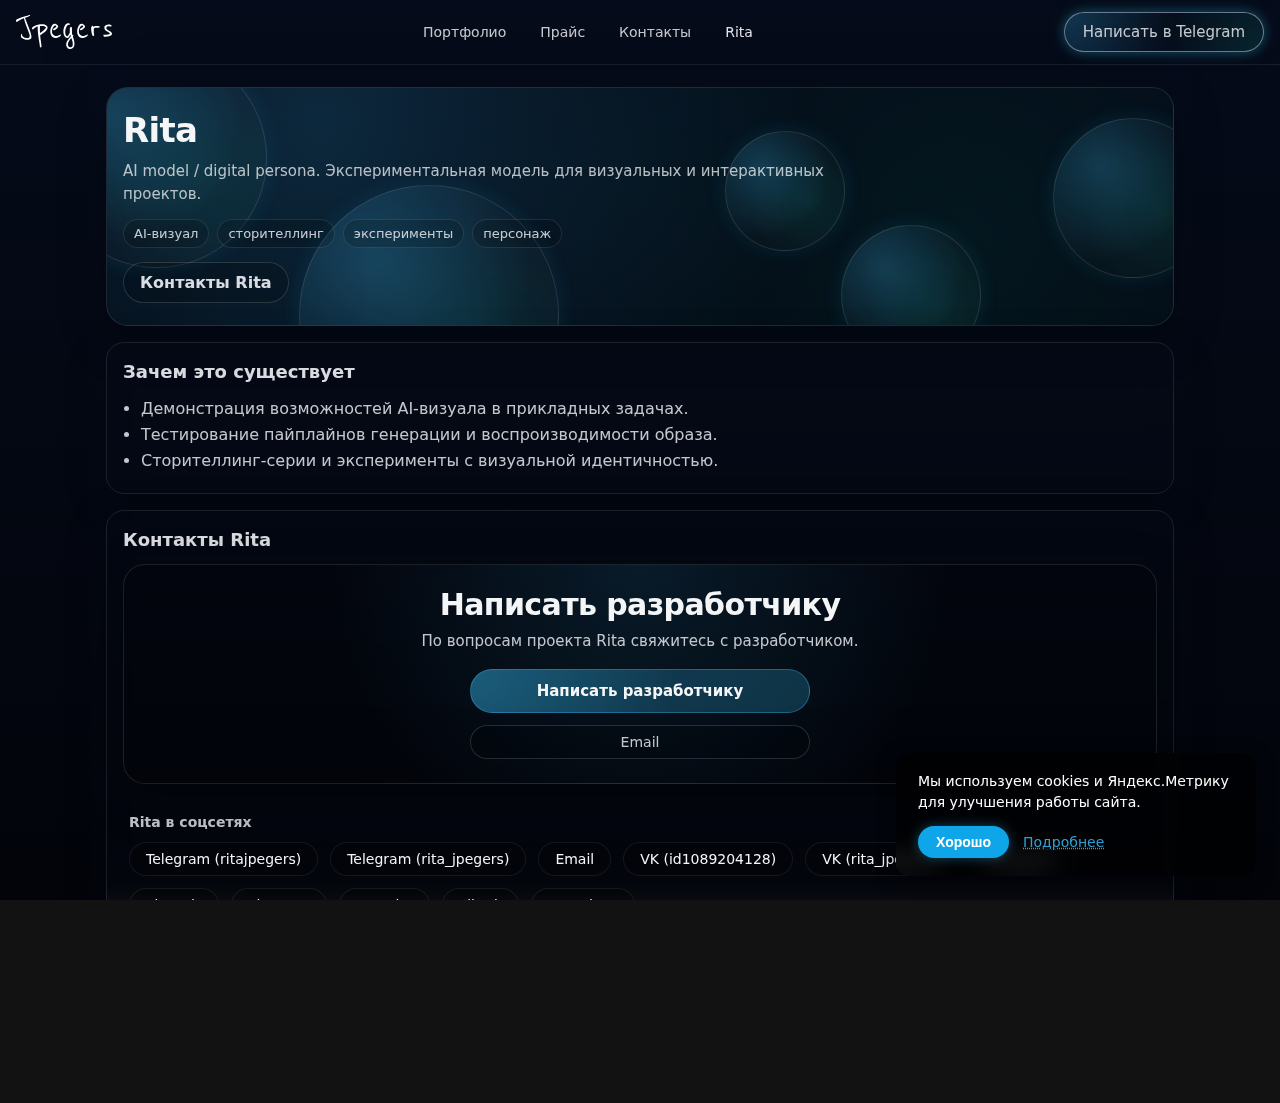
<file: rita/index.html>
<!doctype html>
<html lang="ru" data-theme="default">
<head>
  <meta charset="utf-8">
  <title>Rita — Jpegers</title>
  <meta name="viewport" content="width=device-width, initial-scale=1">
    <link rel="stylesheet" href="/css/colors.css">
  <link rel="stylesheet" href="/css/base.css">
  <link rel="stylesheet" href="/css/layout.css">
  <link rel="stylesheet" href="/css/components.css">
  <link rel="stylesheet" href="/css/mobile.css">
<link rel="canonical" href="https://jpegers.art/rita">
<link rel="icon" href="./assets/favicon.svg">

  <meta name="description" content="Jpegers — дизайн и визуальные проекты.">
  <meta property="og:title" content="Rita — Jpegers">
  <meta property="og:type" content="website">
  <meta property="og:url" content="https://jpegers.art/rita">
</head>
<body class="page-body">
  <!-- HEADER -->
  <header class="header-blur">
    <div class="header-content">
      <a href="/" class="logo-link" id="logo-link" aria-label="Jpegers — Портфолио">
        <img src="/assets/logo_jpegers.svg" alt="Jpegers" class="logo">
      </a>
      <nav class="topnav" aria-label="Навигация">
        <a class="topnav__link" href="/">Портфолио</a>
        <a class="topnav__link" href="/price">Прайс</a>
        <a class="topnav__link" href="/contacts">Контакты</a>
        <a class="topnav__link topnav__link--active" href="/rita">Rita</a>
      </nav>
      <div class="header-right">
        <a class="contact-link" href="https://t.me/jpegers" target="_blank" rel="noopener">Написать в Telegram</a>
        <button class="burger" type="button" aria-label="Меню"><span></span></button>
      </div>
    </div>
    <div class="mobile-menu">
      <!-- Логотип в мобильном меню -->
      <div class="mobile-logo">
        <a href="/" class="logo-link" aria-label="Jpegers — Портфолио">
          <img src="/assets/logo_jpegers.svg" alt="Jpegers" class="logo">
        </a>
      </div>

      <nav class="mobile-nav">
        <a class="mobile-nav__link" href="/">Портфолио</a>
        <a class="mobile-nav__link" href="/price">Прайс</a>
        <a class="mobile-nav__link" href="/contacts">Контакты</a>
        <a class="mobile-nav__link topnav__link--active" href="/rita">Rita</a>
      </nav>
      <div class="mobile-cta">
        <a class="contact-link" href="https://t.me/jpegers" target="_blank" rel="noopener">Написать в Telegram</a>
      </div>
    </div>
  </header>

  <main class="page">
    <section class="rita-hero">
      <div class="rita-bg" aria-hidden="true">
        <div class="floaty f1"></div>
        <div class="floaty f2"></div>
        <div class="floaty f3"></div>
        <div class="floaty f4"></div>
        <div class="floaty f5"></div>
      </div>

      <div class="rita-content">
        <h1 class="page-title">Rita</h1>
        <p class="page-subtitle">AI model / digital persona. Экспериментальная модель для визуальных и интерактивных проектов.</p>

        <div class="rita-tags">
          <span class="chip">AI-визуал</span>
          <span class="chip">сторителлинг</span>
          <span class="chip">эксперименты</span>
          <span class="chip">персонаж</span>
        </div>

        <div class="cta-row cta-row--left">
          <!-- Убрана кнопка просмотра портфолио; оставлена только ссылка на контакты -->
          <a class="btn btn--ghost" href="#rita-contacts">Контакты Rita</a>
        </div>
      </div>
    </section>

    <section class="page-card">
      <h2 class="page-h2">Зачем это существует</h2>
      <ul class="bullets">
        <li>Демонстрация возможностей AI-визуала в прикладных задачах.</li>
        <li>Тестирование пайплайнов генерации и воспроизводимости образа.</li>
        <li>Сторителлинг-серии и эксперименты с визуальной идентичностью.</li>
      </ul>
    </section>

    <section class="page-card" id="rita-contacts">
      <h2 class="page-h2">Контакты Rita</h2>
      <section class="contact-main" aria-label="Связаться с разработчиком">
        <h2 class="contact-title">Написать разработчику</h2>
        <p class="contact-subtitle">По вопросам проекта Rita свяжитесь с разработчиком.</p>
        <a class="contact-primary" href="https://t.me/jpegers" target="_blank" rel="noopener">Написать разработчику</a>
        <div class="contact-secondary">
          <a href="mailto:9991202566@mail.ru">Email</a>
        </div>
      </section>

      <!-- Блок социальных сетей Rita -->
      <section class="contact-trust" aria-label="Социальные сети Rita">
        <h2 class="trust-title">Rita в соцсетях</h2>
        <div class="social-links">
          <a href="https://t.me/ritajpegers" target="_blank" rel="noopener">Telegram (ritajpegers)</a>
          <a href="https://t.me/rita_jpegers" target="_blank" rel="noopener">Telegram (rita_jpegers)</a>
          <a href="mailto:ritachernova.ai@gmail.com">Email</a>
          <a href="https://vk.com/id1089204128" target="_blank" rel="noopener">VK (id1089204128)</a>
          <a href="https://vk.com/rita_jpegers" target="_blank" rel="noopener">VK (rita_jpegers)</a>
          <a href="https://www.instagram.com/rita.jpegers/" target="_blank" rel="noopener">Instagram</a>
          <a href="https://www.threads.com/@rita.jpegers" target="_blank" rel="noopener">Threads</a>
          <a href="https://ru.pinterest.com/rita_jpegers/" target="_blank" rel="noopener">Pinterest</a>
          <a href="https://www.youtube.com/@rita.jpegers" target="_blank" rel="noopener">YouTube</a>
          <a href="https://www.tiktok.com/@rita.jpegers" target="_blank" rel="noopener">TikTok</a>
          <a href="https://x.com/rita_jpegers" target="_blank" rel="noopener">X / Twitter</a>
        </div>
      </section>

      <p class="disclaimer">Rita — это AI‑модель и не представляет реального человека.</p>
    </section>

  </main>
  <footer class="footer">
    <div class="footer__inner">
      <!-- Единый футер: ссылка на политику конфиденциальности и копирайт -->
      <div class="footer__links">
        <a href="/policy" target="_blank" rel="noopener noreferrer">Политика конфиденциальности</a>
      </div>
      <div class="footer__meta">
        <span class="footer__muted">© Jpegers</span>
      </div>
    </div>
  </footer>

  <script src="/js/menu.js"></script>
  <script src="/js/cookies.js"></script>
  <script src="/rita/rita.js"></script>
</body>
</html>
</file>
<file: css/colors.css>
:root[data-theme="default"]{
  /* =========================================
     DEFAULT THEME (single source of truth)
     Все цвета и полутона живут здесь.
     В остальных CSS — только var(...)
     ========================================= */

  /* Base surfaces */
  --c-bg-1: #050b1a;     /* основной фон страниц */
  --c-bg-2: #02040a;     /* фон body / глубина */
  --c-surface: #050b1a;  /* карточки / модалки */

  /* Text */
  --c-text: rgba(249,250,251,0.98);
  --c-text-soft: rgba(229,231,235,0.86);

  /* Neutrals */
  --c-border: rgba(255,255,255,0.08);
  --c-border-soft: rgba(255,255,255,0.10);
  --c-border-strong: rgba(255,255,255,0.14);

  /* Glass / overlays */
  --c-glass: rgba(0,0,0,0.22);
  --c-surface-glass: rgba(0,0,0,0.18);
  --c-overlay: rgba(0,0,0,0.60);

  /* Accent (Telegram / интерактив) */
  --c-a1-18: rgba(56,189,248,0.18);
  --c-a1-20: rgba(56,189,248,0.20);
  --c-a1-25: rgba(56,189,248,0.25);
  --c-a1-35: rgba(56,189,248,0.35);
  --c-a1-45: rgba(56,189,248,0.45);

  --c-a2-25: rgba(15,118,110,0.25);
  --c-a2-25b: var(--c-a2-25);

  --c-a2-45: rgba(15,118,110,0.45);

  --c-accent-border: rgba(148,163,184,0.70);
  --c-accent-border-50: rgba(148,163,184,0.50);
  --c-shadow-a1-28: rgba(56,189,248,0.28);

  /* Links */
  --c-link: rgba(229,231,235,0.92);
  --c-link-muted: rgba(156,163,175,1);

  /* Tags palette (filters) */
  /*
    Цветовая палитра для тегов (фильтров).

    Предыдущая версия использовала насыщенные базовые оттенки,
    которые давали слишком яркий контраст. Для более взрослого
    и спокойного восприятия мы заменяем их на пастельные цвета.
    Эти значения подобраны вручную: приглушённые голубой, зелёный,
    розовый, оранжевый, жёлтый, сиреневый и бирюзовый. Цвета
    остаются различимыми между собой, но не кричащими.
  */
  --c-tag-0: #7bbfff;  /* пастельный голубой */
  --c-tag-1: #73d29a;  /* пастельный зелёный */
  --c-tag-2: #f39abf;  /* пастельный розовый */
  --c-tag-3: #f4b27a;  /* пастельный оранжевый */
  --c-tag-4: #f6e495;  /* пастельный жёлтый */
  --c-tag-5: #c8afff;  /* пастельный сиреневый */
  --c-tag-6: #7bc6c5;  /* пастельный бирюзовый */

  --c-black-014: rgba(0,0,0,0.14);
  --c-black-016: rgba(0,0,0,0.16);
  --c-black-020: rgba(0,0,0,0.20);
  --c-black-025: rgba(0,0,0,0.25);
  --c-black-026: rgba(0,0,0,0.26);
  --c-black-028: rgba(0,0,0,0.28);
  --c-black-035: rgba(0,0,0,0.35);
  --c-black-056: rgba(0,0,0,0.56);
  --c-black-085: rgba(0,0,0,0.85);
  --c-ink-20410-0: rgba(2,4,10,0);
  --c-ink-20410-035: rgba(2,4,10,0.35);
  --c-ink-20410-045: rgba(2,4,10,0.45);
  --c-ink-20410-09: rgba(2,4,10,0.9);
  --c-ink-20410-092: rgba(2,4,10,0.92);
  --c-ink-20410-098: rgba(2,4,10,0.98);
  --c-ink-20623-035: rgba(2,6,23,0.35);
  --c-ink-20623-055: rgba(2,6,23,0.55);
  --c-slate-152342-1: rgba(15,23,42,1);
  --c-a2-14: rgba(15,118,110,0.14);
  --c-a2-20: rgba(15,118,110,0.20);
  --c-a1b-16: rgba(14,165,233,0.16);
  --c-a1b-22: rgba(14,165,233,0.22);
  --c-purple-18: rgba(15,118,110,0.18);
  --c-purple-60: rgba(15,118,110,0.60);
  --c-slateborder-45: rgba(148,163,184,0.45);
  --c-slateborder-55: rgba(148,163,184,0.55);
  --c-text-58: rgba(229,231,235,0.58);
  --c-text-60: rgba(229,231,235,0.60);
  --c-text-75: rgba(229,231,235,0.75);
  --c-deepviolet-80: rgba(1,36,40,0.8);

  --c-text-078: rgba(229,231,235,0.78);
  --c-text-080: rgba(229,231,235,0.80);
  --c-text-095: rgba(229,231,235,0.95);
  --c-text-098: rgba(229,231,235,0.98);
  --c-white-002: rgba(255,255,255,0.02);
  --c-white-012: rgba(255,255,255,0.12);
  --c-white-025: rgba(255,255,255,0.25);
  --c-white-09: rgba(255,255,255,0.9);
  --c-a1-012: rgba(56,189,248,0.12);
  --c-a1-014: rgba(56,189,248,0.14);
  --c-a1-016: rgba(56,189,248,0.16);
  --c-a1-022: rgba(56,189,248,0.22);
  --c-a1-030: rgba(56,189,248,0.30);
  --c-a1-035: rgba(56,189,248,0.35);
  --c-a1-042: rgba(56,189,248,0.42);

  /*
     Для единообразия кодирования десятичных значений оставляем ведущие
     нули в исходных переменных (--c-a1-012, --c-a1-016, --c-a1-022, --c-a1-030).
     Ниже определяем короткие алиасы, перенаправляющие на основную
     переменную. Это устраняет дублирование значений и упрощает
     модификацию оттенков.
  */
  --c-a1-12: var(--c-a1-012);
  --c-a1-16: var(--c-a1-016);
  --c-a1-22: var(--c-a1-022);
  --c-a1-30: var(--c-a1-030);
  --c-black-032: rgba(0,0,0,0.32);

  /*
    Semantic aliases

    В проекте несколько мест используют явные цвета «белый» и «тёмный»
    через хардкоды в стилях. Для унификации и простоты поддержки
    объявляем эти значения как отдельные переменные. После этого
    layout.css может ссылаться на var(--c-white) и var(--c-dark),
    что исключает хардкод и обеспечивает единый источник правды.
  */
  --c-white: #ffffff;
  --c-dark: #020617;

  /*
    Устраняем дубли: некоторые оттенки а2 определены дважды
    (например, --c-a2-25 и --c-a2-25b) с одинаковыми значениями.
    Вместо повторения значений создаём alias на исходную переменную.
  */
  --c-a2-25b: var(--c-a2-25);
}
</file>
<file: css/base.css>
*,
*::before,
*::after {
  box-sizing: border-box;
}

:root {
  color-scheme: dark;
}

html, body {
  height: 100%;
  /* Запрещаем горизонтальную прокрутку для всей страницы. При этом таблицы
     со своими контейнерами по-прежнему могут прокручиваться по горизонтали,
     так как на них действует собственный overflow-x. Это исключает появление
     горизонтального скролла для всей страницы. */
  overflow-x: hidden;
}

body {
  margin: 0;
  font-family: system-ui, -apple-system, BlinkMacSystemFont, "Segoe UI", sans-serif;
  display: flex;
  flex-direction: column;
  min-height: 100vh;

  background: linear-gradient(180deg, var(--c-bg-1) 0%, var(--c-bg-2) 100%) fixed;
  background-attachment: fixed; /* КЛЮЧ!!!! */

  color: var(--c-text);
}

body::before {
  content: "";
  position: fixed;
  inset: 0;
  z-index: -1;
  background: linear-gradient(180deg, var(--c-bg-1) 0%, var(--c-bg-2) 100%);
}

/* lock scroll when case modal opened */
body.modal-open {
  position: fixed;
  overflow: hidden;
  width: 100%;
}

main {
  flex: 1;
  background: linear-gradient(180deg, var(--c-bg-1) 0%, var(--c-bg-2) 100%);
  padding-bottom: 120px;
}

/* Intro screen */
.intro-screen {
  position: fixed;
  inset: 0;
  z-index: 200;
  display: flex;
  align-items: center;
  justify-content: center;
  background: radial-gradient(circle at 20% 20%, var(--c-a1-25), var(--c-ink-20410-092)),
              radial-gradient(circle at 80% 80%, var(--c-purple-18), var(--c-ink-20410-09));
  backdrop-filter: blur(10px);
  -webkit-backdrop-filter: blur(10px);
  transition: opacity 0.35s ease, visibility 0.35s ease;
}

.intro-screen.hidden {
  opacity: 0;
  visibility: hidden;
  pointer-events: none;
}

.intro-content {
  text-align: center;
  color: var(--c-text-soft);
  display: flex;
  flex-direction: column;
  align-items: center;
  gap: 18px;
}

.intro-logo {
  width: 128px;
  height: auto;
  filter: drop-shadow(0 12px 28px var(--c-black-035));
}

.intro-title {
  font-size: 18px;
  font-weight: 600;
  letter-spacing: 0.5px;
}

.intro-progress {
  width: 160px;
  height: 6px;
  border-radius: 999px;
  background: var(--c-border);
  overflow: hidden;
  position: relative;
}

.intro-progress::after {
  content: "";
  position: absolute;
  inset: 0;
  background: linear-gradient(90deg, var(--c-a1-20), var(--c-purple-60), var(--c-a1-20));
  animation: shimmer 1.4s ease-in-out infinite;
}

@keyframes shimmer {
  0%   { transform: translateX(-60%); }
  50%  { transform: translateX(15%); }
  100% { transform: translateX(60%); }
}
</file>
<file: css/layout.css>
/* ========================= */
/*         HEADER            */
/* ========================= */

.header-blur {
  position: sticky;
  top: 0;
  z-index: 100;

  width: 100%;
  backdrop-filter: blur(18px);
  -webkit-backdrop-filter: blur(18px);
  background: var(--c-header-bg);
  border-bottom: 1px solid var(--c-border);

  padding: 12px 0;

  transition: transform 0.25s ease;
}

.header-hidden {
  transform: translateY(-100%);
}

.header-content {
  /* На мобильных экранах весь контент должен занимать доступную ширину без отступов по краям. Поэтому убираем ограничение max-width
     и фиксируем ширину в 100%. Margin по центру тоже убираем — он вызывает лишние боковые поля. */
  width: 100%;
  max-width: none;
  margin: 0;
  padding: 0 16px;

  display: flex;
  justify-content: space-between;
  align-items: center;
}

.logo-link{display:inline-flex;align-items:center;gap:10px;text-decoration:none;}

.logo {
  width: 96px;
  height: auto;
  cursor: pointer;
  transition: opacity .15s ease;
}

.logo:hover {
  opacity: .8;
}

/* ========================= */
/*       TELEGRAM BUTTON     */
/* ========================= */

.contact-link {
  font-size: 15px;
  padding: 10px 18px;
  border-radius: 999px;
  border: 1px solid var(--c-accent-border);
  color: var(--c-text-soft);
  text-decoration: none;
  font-weight: 500;

  background: radial-gradient(circle at top left, var(--c-a1-25), transparent 55%),
              radial-gradient(circle at bottom right, var(--c-a2-25), transparent 55%);

  box-shadow: 0 0 12px var(--c-shadow-a1-28),
              0 0 18px var(--c-a2-25);

  transition: background .15s, box-shadow .2s, transform .12s;
}

.contact-link:hover {
  transform: translateY(-2px);
  box-shadow: 0 0 22px var(--c-a1-45),
              0 0 30px var(--c-a2-45);

  background: radial-gradient(circle at top left, var(--c-a1-45), transparent 55%),
              radial-gradient(circle at bottom right, var(--c-a2-45), transparent 55%);
}

/* ========================= */
/*          FILTERS          */
/* ========================= */

.filters {
  display: flex;
  flex-wrap: wrap;
  gap: 8px;
  padding: 10px 16px 0;
  margin-top: 16px;

  /* Выравнивание фильтров по левому краю. По умолчанию justify-content
     равен flex-start, но явное указание помогает избежать неожиданного
     центрирования при будущих изменениях. */
  justify-content: flex-start;
}

.filter-btn {
  border-radius: 999px;
  padding: 6px 12px;
  font-size: 13px;
  border: 1px solid var(--c-accent-border-50);
  background: transparent;
  color: var(--c-text-soft);
  cursor: pointer;

  display: inline-flex;
  align-items: center;
  gap: 4px;

  transition: transform 0.08s, background 0.1s, box-shadow 0.08s;
}

.filter-btn span.count {
  opacity: .75;
  font-size: 12px;
}

/* кнопка "Все" и цветные теги
   Ниже задаются стили для элементов фильтра на страницах портфолио и прайса.
   Эти правила повторяют внешний вид версии v18: у фильтра "Все" белая рамка и
   белый текст по умолчанию, а при активном состоянии он полностью заливается
   белым цветом и имеет тёмный текст. Цветные теги имеют цветную рамку и текст,
   а при активации заливаются соответствующим цветом с тёмным текстом. */

/* Кнопка "Все" */
.filter-btn--all {
  /*
     Переносим явные цвета в переменные. Белый цвет задаётся
     через var(--c-white), тёмный — через var(--c-dark). Сохраняем
     прозрачный фон по умолчанию.
  */
  border: 1px solid var(--c-white);
  background: transparent;
  color: var(--c-white);
}

/* Активное состояние кнопки "Все": белая заливка и тёмный текст */
.filter-btn--all.filter-btn--active {
  /* Активное состояние «Все»: белый фон и тёмный текст */
  background: var(--c-white);
  color: var(--c-dark);
}

/* Цветные теги */
/*
   Цветные теги (фильтры) используют индивидуальные пастельные цвета.
   Каждый фильтр получает свой оттенок через CSS‑переменную
   `--tag-color`, которая назначается в соответствии с атрибутом
   `data-color-index` ниже. В обычном состоянии мы показываем
   цветную окантовку и текст, а фон остаётся прозрачным. Это
   позволяет отделить фильтры друг от друга без чрезмерной яркости.
*/
.filter-btn--color {
  border-color: var(--tag-color);
  background: transparent;
  color: var(--tag-color);
}

/* Активное состояние цветного тега: заливка пастельным цветом и тёмный текст */
.filter-btn--color.filter-btn--active {
  background: var(--tag-color);
  color: var(--c-dark);
}

/* Цветовые индексы */
/*
  Переносим цвета из хардкодов в colors.css: для каждого индекса
  задаём переменную из палитры тегов. Это избавляет от дублирования
  значений и облегчает смену палитры.
*/
.filter-btn--color[data-color-index="0"] { --tag-color: var(--c-tag-0); }
.filter-btn--color[data-color-index="1"] { --tag-color: var(--c-tag-1); }
.filter-btn--color[data-color-index="2"] { --tag-color: var(--c-tag-2); }
.filter-btn--color[data-color-index="3"] { --tag-color: var(--c-tag-3); }
.filter-btn--color[data-color-index="4"] { --tag-color: var(--c-tag-4); }
.filter-btn--color[data-color-index="5"] { --tag-color: var(--c-tag-5); }
.filter-btn--color[data-color-index="6"] { --tag-color: var(--c-tag-6); }

/* ========================= */
/*      PINTEREST GRID       */
/*  (JS Masonry, no columns) */
/* ========================= */

.grid {
  --grid-gap: 12px;

  padding: 10px 16px 0;
  margin-top: 24px;

  /* ключ: контейнер для absolute карточек */
  position: relative;
}

/* карточка теперь позиционируется JS'ом */
</file>
<file: css/components.css>
.card {
  position: absolute;
  left: 0 auto;
  top: 0 auto;

  width: 200px; /* JS перезапишет */
  cursor: zoom-in;

  border-radius: 18px;
  overflow: hidden;

  background: radial-gradient(circle at top, var(--c-a1-035), var(--c-slate-152342-1));
  box-shadow: 0 12px 24px var(--c-deepviolet-80);

  transform: translate3d(0,0,0);
  will-change: transform;

  /* чтобы не мигало до первого layout */
  visibility: hidden;
}

.card.is-measured {
  visibility: visible;
}

.card-inner {
  border-radius: 18px;
  overflow: hidden;
}

/* Медиа */
.card img,
.card video {
  display: block;
  width: 100%;
  height: auto;
}

/*
  Предпросмотр карточек в сетке. Чтобы снизить излишний контраст,
  слегка уменьшаем яркость и насыщенность изображений и видео. Этот
  фильтр применяется только в превью (grid), не влияет на полноразмерный
  просмотр в модальном окне.
*/
.grid .card img,
.grid .card video {
  filter: brightness(0.95) saturate(0.95);
}

/* ========================= */
/*     Анимация появления     */
/*  (НЕ трогаем transform card) */
/* ========================= */

/* ВАЖНО: transform карточки занят Masonry (translate3d),
   поэтому анимацию делаем через opacity + легкий scale на inner */
.card.anim-start .card-inner {
  opacity: 0;
  transform: translateY(6px) scale(0.985);
  animation: cardSoftAppear 0.55s cubic-bezier(0.16, 1, 0.3, 1) forwards;
}

@keyframes cardSoftAppear {
  0% {
    opacity: 0;
    transform: translateY(6px) scale(0.985);
  }
  60% {
    opacity: 1;
    transform: translateY(0) scale(1.01);
  }
  100% {
    opacity: 1;
    transform: translateY(0) scale(1);
  }
}

/* ========================= */
/*        CASE MODAL         */
/*  media + tags + desc +    */
/*     recommendations       */
/* ========================= */

.casebox__index {
  position: absolute;
  left: 50%;
  transform: translateX(-50%);

  font-size: 16px;
  font-weight: 600;
  letter-spacing: 1px;
  color: var(--c-text-75);

  pointer-events: none;
}


.casebox {
  position: fixed;
  inset: 0;
  z-index: 9999;
  display: flex;
  align-items: flex-start;      /* важно: НЕ центрируем по вертикали */
  justify-content: center;
}


.casebox.hidden {
  display: none;
}

.casebox__overlay {
  position: absolute;
  inset: 0;
  background: var(--c-black-056);
  backdrop-filter: blur(6px);
  -webkit-backdrop-filter: blur(6px);
}

.casebox__panel {
  height: 100vh;
  max-height: 100vh;

  position: relative;
  z-index: 2;
  
  width: min(1100px, 94vw);

  /* ВАЖНО: занимаем весь экран по высоте */
  height: 100dvh;
  max-height: 100dvh;

  /* СКРУГЛЯЕМ ТОЛЬКО ВЕРХ */
  border-radius: 18px 18px 0 0;
  overflow: hidden;

  background: radial-gradient(circle at top, var(--c-a1-18), var(--c-ink-20410-098));
  border: none;
  box-shadow: none;

  margin-top: 32px;
}



.casebox__header {
  display: flex;
  align-items: center;
  justify-content: space-between;
  gap: 10px;
  padding: 12px 12px;
  background: var(--c-ink-20410-035);
  border-bottom: 1px solid var(--c-border);
}

.casebox__back {
  border-radius: 999px;
  padding: 10px 14px;
  font-size: 13px;
  border: 1px solid var(--c-slateborder-55);
  background: var(--c-ink-20623-055);
  color: var(--c-text-soft);
  cursor: pointer;
  transition: transform 0.08s, opacity 0.12s;
}

.casebox__back:hover {
  transform: translateY(-1px);
  opacity: 0.92;
}

.casebox__close {
  border-radius: 999px;
  width: 44px;
  height: 44px;
  border: 1px solid var(--c-slateborder-55);
  background: var(--c-ink-20623-055);
  color: var(--c-text-soft);
  cursor: pointer;
  display: inline-flex;
  align-items: center;
  justify-content: center;
  font-size: 18px;
}

.casebox__body {
  /*
    Увеличиваем нижний внутренний отступ, чтобы при прокрутке в модальном
    окне контент не упирался в нижний край. Это позволяет увидеть
    скругления и градиент в конце как на десктопе, так и на мобильных
    устройствах.
  */
  padding: 0 0 96px;
  overflow-y: auto;
  height: calc(100vh - 64px);
  height: calc(100dvh - 64px);

}

.casebox__panel::after {
  content: "";
  position: absolute;
  left: 0;
  right: 0;
  bottom: 0;
  /* Increase the gradient height to make the modal’s end more pronounced */
  height: 96px;

  pointer-events: none;

  /*
    Provide a smoother fade out at the bottom of the modal. The gradient now
    transitions through a mid‑opacity stop before reaching the darker shade.
  */
  background: linear-gradient(
    to bottom,
    var(--c-ink-20410-0),
    var(--c-ink-20410-035),
    var(--c-ink-20410-09)
  );
}


.casebox__tags,
.casebox__desc,
.casebox__reco {
  padding-left: 14px;
  padding-right: 14px;
}



.casebox__media {
  border-radius: 0;     /* БЕЗ скруглений */
  background: transparent;
  border: none;
  box-shadow: none;

  max-height: 78vh;
  overflow: hidden;

  display: flex;
  align-items: center;
  justify-content: center;

  position: relative;

}



.casebox__img,
.casebox__video {
  display: block;

  max-width: 100%;
  max-height: 78vh;

  width: auto;
  height: auto;

  object-fit: contain;
}


/* Для длинных скроллов: изображение пусть будет "как есть", а скролл — в контейнере */
.casebox__video {
  display: none;
}

.casebox__tags {
  display: flex;
  flex-wrap: wrap;
  gap: 8px;

  padding-top: 12px;
  padding-bottom: 6px;

  padding-left: 16px;   /* ← нужный отступ */
  padding-right: 16px;
}


.casebox__tag {
  font-size: 12px;
  padding: 6px 10px;
  border-radius: 999px;
  border: 1px solid var(--c-slateborder-45);
  color: var(--c-text-soft);
  background: var(--c-ink-20623-035);
  cursor: pointer;
}

.casebox__desc {
  padding: 10px 2px 6px;
}

.casebox__title {
  font-weight: 700;
  letter-spacing: 0.3px;
  font-size: 18px;
  margin-bottom: 8px;
}

.casebox__text {
  color: var(--c-link);
  font-size: 14px;
  line-height: 1.55;
  white-space: pre-line;
  padding: 0 12px;
}

.casebox__reco {
  margin-top: 14px;
  padding-top: 12px;
  border-top: 1px solid var(--c-border);
}

.casebox__reco-title {
  font-size: 14px;
  font-weight: 650;
  margin: 0 0 10px 2px;
  opacity: 0.95;
}

/*
  Продающий CTA внутри модального окна. Используется, чтобы мотивировать
  пользователя перейти к обсуждению своей задачи после просмотра работы.
*/
.casebox__cta {
  margin-top: 12px;
  /* Добавляем вертикальные отступы, чтобы CTA не прилегал вплотную
     к соседним элементам. Придаёт блоку воздуха сверху и снизу. */
  padding: 16px 16px;
  text-align: center;
}

.casebox__cta-text {
  margin: 0 0 10px;
  font-size: 14px;
  line-height: 1.55;
  color: var(--c-text-soft);
}

.casebox__cta-btn {
  display: inline-block;
  padding: 10px 24px;
  border-radius: 999px;
  background: var(--c-a2-25);
  color: var(--c-ink-0);
  font-size: 14px;
  font-weight: 600;
  text-decoration: none;
  border: none;
  cursor: pointer;
  transition: transform 0.08s, opacity 0.12s;
}
.casebox__cta-btn:hover {
  transform: translateY(-1px);
  opacity: 0.9;
}

/*
  Встроенные ссылки в текстах (например, в CTA в модальном окне). Обеспечиваем
  подсветку и подчёркивание по наведению.
*/
.link-inline {
  color: var(--c-link);
  text-decoration: underline;
  transition: opacity 0.12s;
}
.link-inline:hover {
  opacity: 0.85;
}

/* Рекомендации используют тот же Masonry JS, но с меньшим gap */
.grid--reco {
  --grid-gap: 10px;
  padding: 0;
  margin-top: 0;
}

.grid--reco .card {
  cursor: pointer;
}

.casebox__actions {
  display: flex;
  justify-content: center;
  padding: 14px 0 2px;
}

/* ========================= */
/*          FOOTER           */
/* ========================= */

.footer{
  padding: 26px 16px 34px;
  text-align: center;
  border-top: 1px solid var(--c-border);
  background: linear-gradient(180deg, transparent 0%, var(--c-ink-20410-035) 100%);
  color: var(--c-link-muted);
}

.footer__inner{
  max-width: 1100px;
  margin: 0 auto;
  display: flex;
  flex-wrap: wrap;
  gap: 10px;
  align-items: center;
  justify-content: center;
}

.footer__links,
.footer__meta{
  display: flex;
  flex-wrap: wrap;
  align-items: center;
  justify-content: center;
  gap: 10px;
  line-height: 1.35;
}

.footer__dot{
  color: var(--c-border-strong);
}

.footer a{
  color: var(--c-link-muted);
  text-decoration: underline dotted;
  text-underline-offset: 3px;
}

.footer a:hover{
  color: var(--c-link);
}

.footer__muted{
  color: var(--c-link-muted);
  text-decoration: none;
}

.footer__muted:hover{
  text-decoration: underline dotted;
}


/* ========================= */
/*   CONTACTS (COMMERCIAL)   */
/* ========================= */

.contact-main{
  padding: 22px 20px 24px;
  border-radius: 22px;
  border: 1px solid var(--c-border-soft);
  background:
    radial-gradient(circle at top, var(--c-a1-12), transparent 55%),
    var(--c-glass);
  backdrop-filter: blur(10px);
  -webkit-backdrop-filter: blur(10px);
  box-shadow: 0 14px 48px var(--c-black-032);
}

.contact-title{
  margin: 0 0 8px;
  font-size: 30px;
  letter-spacing: -0.02em;
  color: var(--c-text);
}

.contact-subtitle{
  margin: 0 0 16px;
  font-size: 15px;
  line-height: 1.55;
  color: var(--c-text-soft);
}

/* Primary CTA */
.contact-primary{
  display: inline-flex;
  align-items: center;
  justify-content: center;
  padding: 12px 22px;
  border-radius: 999px;
  border: 1px solid var(--c-a1-35);
  background:
    radial-gradient(circle at top left, var(--c-a1-30), transparent 60%),
    var(--c-a1-22);
  color: var(--c-text);
  font-size: 15px;
  font-weight: 700;
  text-decoration: none;
  transition: transform .12s ease, box-shadow .18s ease, background .18s ease;
}

.contact-primary:hover{
  transform: translateY(-1px);
  box-shadow: 0 0 26px var(--c-a1-35);
  background: var(--c-a1-30);
}

/* Secondary */
.contact-secondary{
  margin-top: 12px;
  display: flex;
  flex-wrap: wrap;
  gap: 10px;
}

.contact-secondary a{
  padding: 8px 14px;
  border-radius: 999px;
  border: 1px solid var(--c-border-strong);
  background: var(--c-surface-glass);
  color: var(--c-text-soft);
  font-size: 14px;
  text-decoration: none;
  transition: transform .12s ease, border-color .18s ease, box-shadow .18s ease;
}

.contact-secondary a:hover{
  transform: translateY(-1px);
  border-color: var(--c-a1-20);
  box-shadow: 0 0 18px var(--c-a1-16);
}

.contact-note{
  margin-top: 14px;
  font-size: 13px;
  line-height: 1.55;
  color: var(--c-link-muted);
}

.contact-note a{
  color: var(--c-link);
  text-decoration: underline dotted;
  text-underline-offset: 3px;
}

.contact-trust{
  margin-top: 16px;
  padding: 14px 6px 0;
}

.trust-title{
  margin: 0 0 10px;
  font-size: 14px;
  color: var(--c-text-soft);
}


/* ========================= */
/*         ADAPTIVE          */
/* ========================= */







/* iOS/Safari perf guard */
@supports (-webkit-touch-callout: none) {
  .card {
    -webkit-transform: translateZ(0);
    transform: translateZ(0);
    will-change: transform;
  }

  img,
  video {
    -webkit-transform: translateZ(0);
    transform: translateZ(0);
  }
}

/* Casebox loader (all browsers) */
.casebox__loader {
  position: absolute;
  inset: 0;
  display: flex;
  align-items: center;
  justify-content: center;

  background: var(--c-ink-20410-045);
  backdrop-filter: blur(6px);
  -webkit-backdrop-filter: blur(6px);

  z-index: 2;
  opacity: 1;
  transition: opacity 0.25s ease;
}

.casebox__loader.hidden {
  opacity: 0;
  pointer-events: none;
}

.casebox__spinner {
  width: 28px;
  height: 28px;
  border-radius: 50%;
  border: 2px solid var(--c-white-025);
  border-top-color: var(--c-white-09);
  animation: spin 0.8s linear infinite;
}

@keyframes spin {
  to { transform: rotate(360deg); }
}


/* Hover-эффект только для устройств с мышью */




/* ===== TOP NAV ===== */

.header-left{
  display:flex;
  align-items:center;
  gap:18px;
  min-width:0;
}

.topnav{
  display:flex;
  align-items:center;
  gap:10px;
  flex-wrap:wrap;
  /* allow nav to occupy remaining space and center its items */
  flex:1;
  justify-content: center;
}

.topnav__link{
  font-size:14px;
  color: var(--c-text-soft);
  text-decoration:none;
  padding:8px 12px;
  border:none;
  border-radius:0;
  background: transparent;
  transition: transform .12s ease, color .18s ease;
  white-space:nowrap;
}

.topnav__link:hover{
  transform: translateY(-1px);
  color: var(--c-text-098);
}

.topnav__link--active{
  color: var(--c-text-098);
}

/* ===== GENERIC PAGES ===== */

.page-body{
  min-height:100vh;
}

.page{
  max-width: 1100px;
  margin: 0 auto;
  padding: 22px 16px 44px;
}

.page-hero{
  padding: 10px 2px 18px;
}

.page-title{
  margin: 0 0 10px;
  font-size: 34px;
  letter-spacing: -0.02em;
}

.page-subtitle{
  margin: 0;
  color: var(--c-text-080);
  font-size: 15px;
  line-height: 1.55;
}

.page-card{
  margin-top: 16px;
  padding: 18px 16px;
  border-radius: 18px;
  border: 1px solid var(--c-border-soft);
  background: var(--c-header-bg);
  backdrop-filter: blur(10px);
  -webkit-backdrop-filter: blur(10px);
  box-shadow: 0 10px 40px var(--c-black-025);
}

.page-h2{
  margin: 0 0 14px;
  font-size: 18px;
  color: var(--c-text-095);
}

.page-h3{
  margin: 18px 0 10px;
  font-size: 16px;
  color: var(--c-link);
}

.note-grid{
  display:grid;
  grid-template-columns: repeat(3, minmax(0, 1fr));
  gap: 10px;
}

.note{
  padding: 12px 12px;
  border-radius: 14px;
  border: 1px solid var(--c-border-soft);
  background: var(--c-surface-glass);
}

.note__title{
  font-weight: 700;
  margin-bottom: 6px;
}

.note__text{
  color: var(--c-text-078);
  font-size: 14px;
  line-height: 1.5;
}

.table-wrap{
  width: 100%;
  /* В таблицах допускаем только горизонтальную прокрутку: вертикальная
     прокрутка не нужна, так как строки помещаются в пределах контейнера */
  /* Разрешаем вертикальный overflow, чтобы всплывающие подсказки
     (описание услуг) не скрывались внутри блока таблицы. 
     Горизонтальный скролл остаётся доступным. */
  overflow-x: auto;
  overflow-y: visible;
  border-radius: 14px;
  border: 1px solid var(--c-border-soft);
}

.price-table{
  width: 100%;
  border-collapse: collapse;
  min-width: 760px;
  /* Use fixed layout so columns are the same width across all category tables */
  table-layout: fixed;
}

.price-table th,
.price-table td{
  padding: 12px 12px;
  border-bottom: 1px solid var(--c-border);
  font-size: 14px;
}

/*
  Заголовки таблицы прайса не должны переносить слова по строкам.
  Добавляем nowrap, чтобы названия колонок оставались целыми,
  даже если ширина столбца минимальная. Это предотвращает
  "слом" слова "Расширенный" на маленьких экранах и выводит
  текст в одну строку; горизонтальный скролл доступен через .table-wrap.
*/
.price-table th {
  white-space: nowrap;
}

/*
  Для колонок с ценами (Базовый, Расширенный, Индивидуально) задаём
  минимальную ширину и небольшие горизонтальные отступы. Теперь
  ширина ячейки соответствует длине названия колонки плюс 4px
  слева и справа. Это предотвращает обрезание текста и создаёт
  аккуратный внешний вид даже на узких экранах.
*/
.price-table th:nth-child(n+2),
.price-table td:nth-child(n+2) {
  /* Минимальная ширина: достаточно для заголовка "Индивидуально"
     и небольшого отступа. Подбирать значение 120px эмпирически, чтобы
     слово не переносилось. */
  min-width: 120px;
  padding-left: 4px;
  padding-right: 4px;
}

.price-table th{
  text-align: left;
  background: var(--c-black-026);
  position: sticky;
  top: 0;
  z-index: 1;
}

.price-table td{
  /* Используем основной текстовый цвет для более высокого контраста */
  color: var(--c-text);
}

/*
  Define explicit widths for price table columns. The first column (service
  description) should be wider than the price columns to allow for longer
  names. The remaining price columns share the remaining space equally.
*/
.price-table th:first-child,
.price-table td:first-child {
  width: 40%;
}
.price-table th:nth-child(n+2),
.price-table td:nth-child(n+2) {
  width: 20%;
}

/*
  Responsive tweaks for the price table. On narrow screens reduce the
  minimum width so that horizontal scrolling isn’t excessive and shrink
  paddings and font sizes for better readability. The table remains
  horizontally scrollable via its parent .table-wrap container.
*/
@media (max-width: 600px) {
  .price-table {
    /* На очень узких экранах уменьшаем минимальную ширину таблицы,
       чтобы горизонтальный скролл был приемлем даже на устройствах 320px. */
    min-width: 480px;
  }
  .price-table th,
  .price-table td {
    padding: 8px 10px;
    font-size: 13px;
  }
}

.price-group + .price-group{
  margin-top: 18px;
}

.page-footnote{
  margin-top: 14px;
  color: var(--c-link-muted);
  font-size: 13px;
  line-height: 1.55;
}

.muted{ color: var(--c-link-muted); }

/*
  Краткая продающая строка, которая располагается над прайсом и помогает
  ориентировать клиента. Используем мягкий цвет и ограничиваем ширину,
  чтобы текст выглядел аккуратно.
*/
.price-note {
  margin-top: 4px;
  margin-bottom: 14px;
  font-size: 14px;
  line-height: 1.5;
  color: var(--c-text-soft);
  max-width: 720px;
}

/*
  Список шагов, описывающих процесс работы. Используем нумерованный список
  без стандартных отступов браузера и добавляем индивидуальный стиль
  пунктам. Подчеркиваем ключевые слова жирным началом и добавляем
  вертикальные интервалы.
*/
.process-list {
  margin: 12px 0 0 18px;
  padding: 0;
  counter-reset: step;
  list-style: none;
  max-width: 720px;
}

.process-list li {
  position: relative;
  margin-bottom: 12px;
  padding-left: 26px;
  font-size: 14px;
  line-height: 1.5;
  color: var(--c-text-soft);
}

.process-list li strong {
  color: var(--c-text);
  font-weight: 600;
}

.process-list li::before {
  counter-increment: step;
  content: counter(step) ".";
  position: absolute;
  left: 0;
  top: 0;
  font-weight: 600;
  color: var(--c-a1-45);
}

.btn{
  display:inline-flex;
  align-items:center;
  justify-content:center;
  gap:10px;
  padding: 10px 16px;
  border-radius: 999px;
  border: 1px solid var(--c-a1-45);
  background: var(--c-a1b-16);
  color: var(--c-text-095);
  text-decoration:none;
  font-weight: 650;
  transition: transform .12s ease, box-shadow .18s ease, background .18s ease, border-color .18s ease;
}

.btn:hover{
  transform: translateY(-1px);
  box-shadow: 0 0 18px var(--c-a1-022);
  background: var(--c-a1b-22);
}

.btn--ghost{
  border-color: var(--c-border-strong);
  background: var(--c-surface-glass);
}

.btn--ghost:hover{
  border-color: var(--c-a1-030);
  box-shadow: 0 0 18px var(--c-a1-016);
}

.cta-row{
  margin-top: 14px;
  display:flex;
  gap: 10px;
  flex-wrap: wrap;
  justify-content: flex-end;
}

.cta-row--left{ justify-content:flex-start; }


.footer__dot{
  opacity: .35;
}

.footer--page{
  padding: 22px 0 26px;
}

/* ===== RITA PAGE ===== */

.rita-hero{
  position: relative;
  overflow: hidden;
  border-radius: 22px;
  border: 1px solid var(--c-border-soft);
  background: radial-gradient(circle at 20% 15%, var(--c-a1-18), transparent 55%),
              radial-gradient(circle at 80% 65%, var(--c-a2-14), transparent 55%),
              var(--c-black-020);
  padding: 22px 16px;
  box-shadow: 0 12px 48px var(--c-black-028);
}

.rita-bg{
  position:absolute;
  inset:0;
  pointer-events:none;
  filter: blur(0px);
  opacity: 0.9;
}

.floaty{
  position:absolute;
  border-radius: 999px;
  border: 1px solid var(--c-white-012);
  background: radial-gradient(circle at 30% 30%, var(--c-a1-25), transparent 60%),
              radial-gradient(circle at 70% 60%, var(--c-a2-20), transparent 55%),
              var(--c-white-002);
  box-shadow: 0 0 24px var(--c-a1-012);
  will-change: transform;
  animation: floatBob 6s ease-in-out infinite;
}

.f1{ width: 220px; height: 220px; left: -60px; top: -40px; animation-duration: 7.5s; }
.f2{ width: 160px; height: 160px; right: -40px; top: 30px; animation-duration: 6.2s; }
.f3{ width: 260px; height: 260px; left: 18%; bottom: -120px; animation-duration: 8.4s; }
.f4{ width: 140px; height: 140px; right: 18%; bottom: -40px; animation-duration: 5.8s; }
.f5{ width: 120px; height: 120px; left: 58%; top: 18%; animation-duration: 6.9s; }

@keyframes floatBob{
  0%,100%{ transform: translate3d(0,0,0); }
  50%{ transform: translate3d(0,-12px,0); }
}

.rita-content{
  position: relative;
  z-index: 1;
  max-width: 760px;
}

.rita-tags{
  margin-top: 12px;
  display:flex;
  flex-wrap: wrap;
  gap: 8px;
}

.chip{
  display:inline-flex;
  align-items:center;
  padding: 6px 10px;
  border-radius: 999px;
  border: 1px solid var(--c-border-soft);
  background: var(--c-black-016);
  color: var(--c-text-soft);
  font-size: 13px;
}

.bullets{
  margin: 0;
  padding-left: 18px;
  color: var(--c-text-soft);
  line-height: 1.65;
}

.disclaimer{
  margin-top: 14px;
  color: var(--c-text-58);
  font-size: 12px;
}

/* =====================================
   Navigation Burger & Mobile Menu
   Implement responsive hamburger menu
   that shows when navigation doesn't fit
   and reveals a full-screen overlay.
====================================== */

/* Burger button hidden by default; appears on small screens */
.burger {
  display: none;
  width: 28px;
  height: 24px;
  padding: 0;
  border: none;
  background: transparent;
  cursor: pointer;
  position: relative;
}
.burger span,
.burger::before,
.burger::after {
  content: '';
  position: absolute;
  left: 0;
  width: 100%;
  height: 2px;
  background: var(--c-text-soft);
  transition: transform .3s ease, opacity .3s ease;
}
.burger::before { top: 4px; }
.burger span     { top: 11px; }
.burger::after  { top: 18px; }

/* Mobile menu overlay */
/*
  Настройки мобильного меню. По умолчанию оно находится вне экрана слева и
  появляется плавно при открытии. Вместо полноэкранного перекрытия теперь
  используется сдвигающийся блок шириной около 80% экрана. Когда меню
  открыто, transform обнуляется. Выравнивание элементов остаётся колонкой.
*/
/* === mobile menu overlay ===
   В мобильной версии меню является фиксированным оверлеем,
   который закрывает весь экран и плавно выезжает слева с одновременным появлением (fade).
   Убираем display:none, чтобы анимация работала, и используем opacity/pointer-events
   для управления видимостью. */
.mobile-menu {
  position: fixed;
  top: 0;
  left: 0;
  right: 0;
  bottom: 0;
  /* Принудительно растягиваем бургер-меню на всю высоту экрана. Это важно для корректного перекрытия содержимого
     независимо от содержимого меню. */
  height: 100vh;
  width: 100%;
  max-width: none;
  z-index: 500;
  /* Затемняем фон мобильного меню для создания эффекта отдельного экрана. Используем
     насыщенный полупрозрачный тёмный оттенок вместо фонового цвета хедера. */
  background: var(--c-ink-20410-09);
  backdrop-filter: blur(18px);
  -webkit-backdrop-filter: blur(18px);
  padding: 80px 24px 24px;
  box-sizing: border-box;
  overflow-y: auto;
  display: flex;
  flex-direction: column;
  /* Центрируем содержимое (логотип и навигацию) по горизонтали, чтобы
     соответствовать макету бургер-меню: логотип и ссылки по центру. */
  align-items: center;
  transform: translateX(-100%);
  opacity: 0;
  pointer-events: none;
  transition: transform .35s ease, opacity .35s ease;
}

/* Открытое состояние: меню полностью видно и перекрывает контент */
.mobile-menu.open {
  transform: translateX(0);
  opacity: 1;
  pointer-events: auto;
}

.mobile-nav {
  display: flex;
  flex-direction: column;
  gap: 20px;
  width: 100%;
  /* Выравниваем навигационные ссылки по центру в мобильном меню */
  align-items: center;
}

.mobile-nav a {
  font-size: 18px;
  color: var(--c-text);
  text-decoration: none;
  /* Центрируем текст в мобильном меню */
  text-align: center;
}

.mobile-nav a:hover {
  color: var(--c-text-098);
}

/* CTA inside mobile menu sits at bottom */
.mobile-cta {
  margin-top: auto;
  width: 100%;
  display: flex;
  justify-content: center;
}
.mobile-cta .contact-link {
  display: inline-flex;
  justify-content: center;
  width: 100%;
  max-width: 260px;
}

/* Reveal burger and hide nav on smaller widths */
@media (max-width: 820px) {
  .topnav {
    display: none;
  }
  .burger {
    display: inline-block;
  }

  /* Прячем логотип в шапке на маленьких экранах — он находится внутри
     выдвижного меню */
  .logo-link {
    display: none;
  }
}

/* Hide mobile menu overlay on large widths */
@media (min-width: 821px) {
  .mobile-menu {
    display: none !important;
  }
}

/* =====================================
   Price table tweaks
   Align cells to top for better readability
====================================== */
.price-table th,
.price-table td {
  vertical-align: top;
  text-align: left;
}

/* =====================================
   Footer tweaks
   Slightly reduce font sizes in footer
====================================== */
.footer,
.footer a,
.footer__muted {
  font-size: 13px;
}

/* =====================================
   Contacts page adjustments
   More like a link-in-bio style: center align
   primary button full width and secondary
   links stacked vertically.
====================================== */
.contact-main {
  text-align: center;
}

.contact-primary {
  display: inline-flex;
  width: 100%;
  max-width: 340px;
  margin: 0 auto;
}

.contact-secondary {
  flex-direction: column;
  align-items: center;
}

.contact-secondary a {
  width: 100%;
  max-width: 340px;
  text-align: center;
}

/* ===== RESPONSIVE ===== */

/*
  Social links block styles
  The block under "Я в соцсетях" contains a row of buttons linking to
  various social media. These buttons now appear more polished and maintain
  their colour regardless of whether a link has been visited. Each link is
  styled like a pill-button with a subtle glass background and a consistent
  colour across hover and visited states.
*/
.social-links {
  display: flex;
  flex-wrap: wrap;
  gap: 12px;
  /* Выравниваем кнопки соцсетей по левому краю, чтобы они начинались
     от той же линии, что и текст. */
  justify-content: flex-start;
  margin-top: 12px;
}
.social-links a {
  display: inline-flex;
  align-items: center;
  justify-content: center;
  padding: 8px 16px;
  border-radius: 999px;
  border: 1px solid var(--c-border);
  background: var(--c-surface-glass);
  color: var(--c-text);
  text-decoration: none;
  font-size: 14px;
  transition: background .15s ease, transform .15s ease, color .15s ease;
}
.social-links a:hover {
  transform: translateY(-2px);
  background: var(--c-a1b-16);
  color: var(--c-text);
}
.social-links a:visited {
  color: var(--c-text);
}

/*
  Burger animation
  When the burger menu is opened, transform the three lines into a cross
  for a clear close icon. The middle line fades out and the top/bottom
  lines rotate accordingly.
*/
.burger.open::before {
  transform: translateY(7px) rotate(45deg);
  /* При открытом меню перекрашиваем линии в более яркий цвет,
     чтобы крестик был чётко виден на тёмном фоне */
  background: var(--c-text);
}
.burger.open::after {
  transform: translateY(-7px) rotate(-45deg);
  /* При открытом меню перекрашиваем линии в более яркий цвет */
  background: var(--c-text);
}
.burger.open span {
  opacity: 0;
}

/*
  When the mobile menu is open the burger transforms into a close (×) icon. To make
  it accessible while the overlay is displayed, we position the button
  fixed in the top‑right corner of the viewport on small screens. This ensures
  the close control stays visible above the menu panel and occupies the same
  approximate location as the original burger button.
*/
@media (max-width: 820px) {
  .burger.open {
    position: fixed;
    /* Располагаем крестик на месте исходного бургера — по левой стороне */
    top: 20px;
    left: 20px;
    z-index: 1000;
  }
}

/* =====================================
   Расстановка элементов в блоке header-right
   На мобильных экранах бургер должен располагаться слева от кнопки связи,
   поэтому используем flex и порядок элементов. На больших экранах бургер
   скрыт, поэтому правило не влияет.
*/
.header-right {
  display: flex;
  align-items: center;
  gap: 14px;
}

.header-right .burger {
  /* Располагаем бургер перед другими элементами внутри контейнера */
  order: -1;
}

/* Логотип внутри мобильного меню. Находится в верхней части выдвижной панели. */
.mobile-logo {
  width: 100%;
  margin-bottom: 24px;
  display: flex;
  justify-content: center;
  align-items: center;
}
.mobile-logo .logo {
  width: 96px;
  height: auto;
}

/* =====================================
   Info icon for price tooltips
   Маленький круглый знак вопроса, который отображает подсказку
   через атрибут title. Используется рядом с названием услуги.
*/
/*
  Круглая иконка с вопросительным знаком для прайса. Используется рядом с
  названием услуги и содержит всплывающую подсказку. Размеры выставлены
  небольшими, чтобы не отвлекать от текста. Position: relative для
  размещения подсказки через ::after.
*/
/*
  Иконка для всплывающего описания услуги. Теперь она представляет
  собой только обводку, цвет которой соответствует цвету фильтра
  соответствующей категории. Основной цвет задаётся через
  CSS‑переменную --info-color (см. ниже), которая динамически
  устанавливается либо через data-color-index, либо принимает
  значение акцента по умолчанию. Текст вопросительного знака
  использует тот же цвет. Фон прозрачный, чтобы создать
  эффект «пустого круга».
*/
.info-icon {
  display: inline-flex;
  align-items: center;
  justify-content: center;
  margin-left: 6px;
  width: 16px;
  height: 16px;
  border-radius: 50%;
  /* Цвет обводки и текста берётся из переменной --info-color.
     Если не определена, используется акцентный цвет а2-45. */
  border: 1px solid var(--info-color, var(--c-a2-45));
  background: transparent;
  color: var(--info-color, var(--c-a2-45));
  font-size: 12px;
  line-height: 16px;
  text-align: center;
  cursor: default;
  position: relative;
}

/*
  Устанавливаем переменную --info-color для каждой категории
  по индексу, аналогично палитре цветов фильтров. Это позволяет
  иконкам автоматически наследовать нужный оттенок обводки и текста.
*/
.info-icon[data-color-index="0"] { --info-color: var(--c-tag-0); }
.info-icon[data-color-index="1"] { --info-color: var(--c-tag-1); }
.info-icon[data-color-index="2"] { --info-color: var(--c-tag-2); }
.info-icon[data-color-index="3"] { --info-color: var(--c-tag-3); }
.info-icon[data-color-index="4"] { --info-color: var(--c-tag-4); }
.info-icon[data-color-index="5"] { --info-color: var(--c-tag-5); }
.info-icon[data-color-index="6"] { --info-color: var(--c-tag-6); }

/*
  Tooltip popover: всплывающая подсказка с описанием услуги.
  Создаётся через JS и вставляется в document.body, чтобы
  обрезание по границе таблицы не происходило. Используем
  фиксированное позиционирование, высокий z-index и плавный фон.
*/
.tooltip-popover {
  position: fixed;
  z-index: 5000;
  max-width: 320px;
  padding: 10px 12px;
  border-radius: 12px;
  background: rgba(15, 23, 42, 0.95);
  color: var(--c-text);
  border: 1px solid rgba(255,255,255,0.12);
  box-shadow: 0 18px 60px rgba(0,0,0,0.55);
  font-size: 13px;
  line-height: 1.45;
  pointer-events: none;
  backdrop-filter: blur(8px);
  /* Гладкий переход при появлении/исчезновении. JS может
     управлять opacity для fade‑in/out (но здесь по умолчанию 1). */
  transition: opacity 0.12s ease-out;
}

/*
  При наведении на знак вопроса выводим подсказку. Используем атрибут
  data-tip для текста. Располагаем подсказку сверху по центру и
  ограничиваем максимальную ширину, чтобы длинные комментарии читались.
*/
/*
  Скрываем стандартный псевдоэлемент ::after для всплывающих
  подсказок. Подсказки теперь выводятся через JS‑оверлей, см.
  price/index.html. Отключаем content, чтобы ::after не создавался.
*/
.info-icon[data-tip]::after {
  content: none !important;
}

/* =====================================
   Subtle outline on media cards
   Добавляем еле заметный контур, чтобы границы карточек были видны
*/
.card {
  border: 1px solid var(--c-black-025);
  box-shadow: 0 12px 24px var(--c-deepviolet-80), 0 0 0 1px var(--c-black-035);
}
</file>
<file: css/mobile.css>
@media (max-width: 360px) {
  body { min-width: 320px; }
  .logo { width: 72px; }
  .contact-link { font-size: 13px; padding: 8px 14px; }
}

@media (max-width: 640px) {
  .logo { width: 72px; }
  .contact-link { font-size: 12px; }

  .casebox__index {
    left: calc(100% - 64px);
    transform: none;
  }
}

@media (hover: hover) and (pointer: fine) {
  .card {
    transition: box-shadow 0.25s ease;
  }

  .card-inner {
    transition: transform 0.25s cubic-bezier(0.16, 1, 0.3, 1);
  }

  .card:hover .card-inner {
    transform: scale(1.035);
  }

  .card:hover {
    box-shadow:
      0 28px 60px var(--c-black-085),
      inset 0 0 0 1px var(--c-white-muted);
  }
}

@media (max-width: 860px){
  .note-grid{ grid-template-columns: 1fr; }
  .contact-grid{ grid-template-columns: 1fr; }
  .page-title{ font-size: 28px; }
  .topnav{ gap: 8px; }
}

@media (max-width: 520px){
  .header-content{ padding: 0 12px; }
  .header-left{ gap: 12px; }
  .logo{ width: 88px; }
  .contact-link{ padding: 9px 14px; font-size: 14px; }
  .topnav__link{ padding: 7px 10px; font-size: 13px; }
  .page{ padding: 18px 12px 40px; }
}

/* На небольших экранах страница должна занимать всю доступную ширину без центрального выравнивания.
   Убираем максимальную ширину и отступы по бокам. */
@media (max-width: 820px) {
  .page {
    max-width: none;
    margin: 0;
  }

  /* В мобильной шапке выравниваем кнопку связи по правому краю.
     Контейнер header-right расширяется на всю ширину и распределяет бургер и кнопку. */
  .header-right {
    flex: 1;
    display: flex;
  }
  .header-right .contact-link {
    margin-left: auto;
  }
}
</file>
